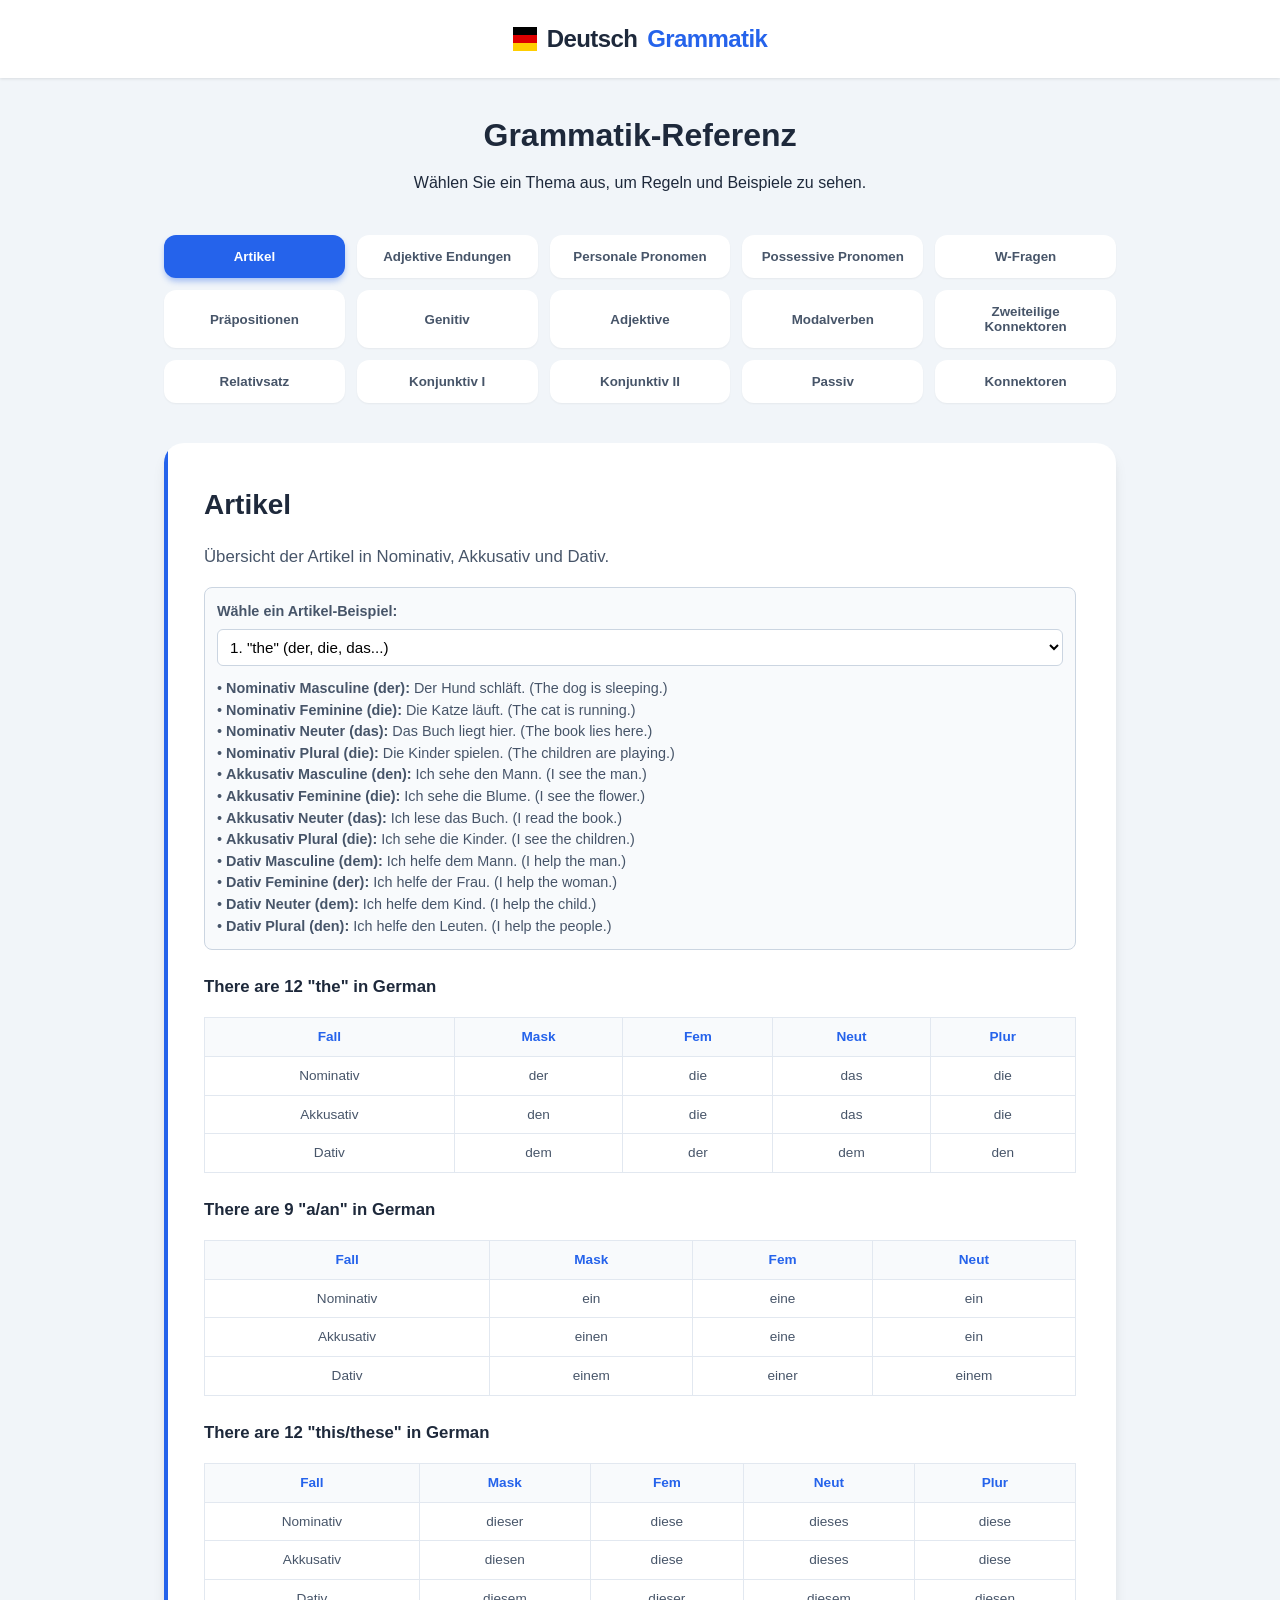
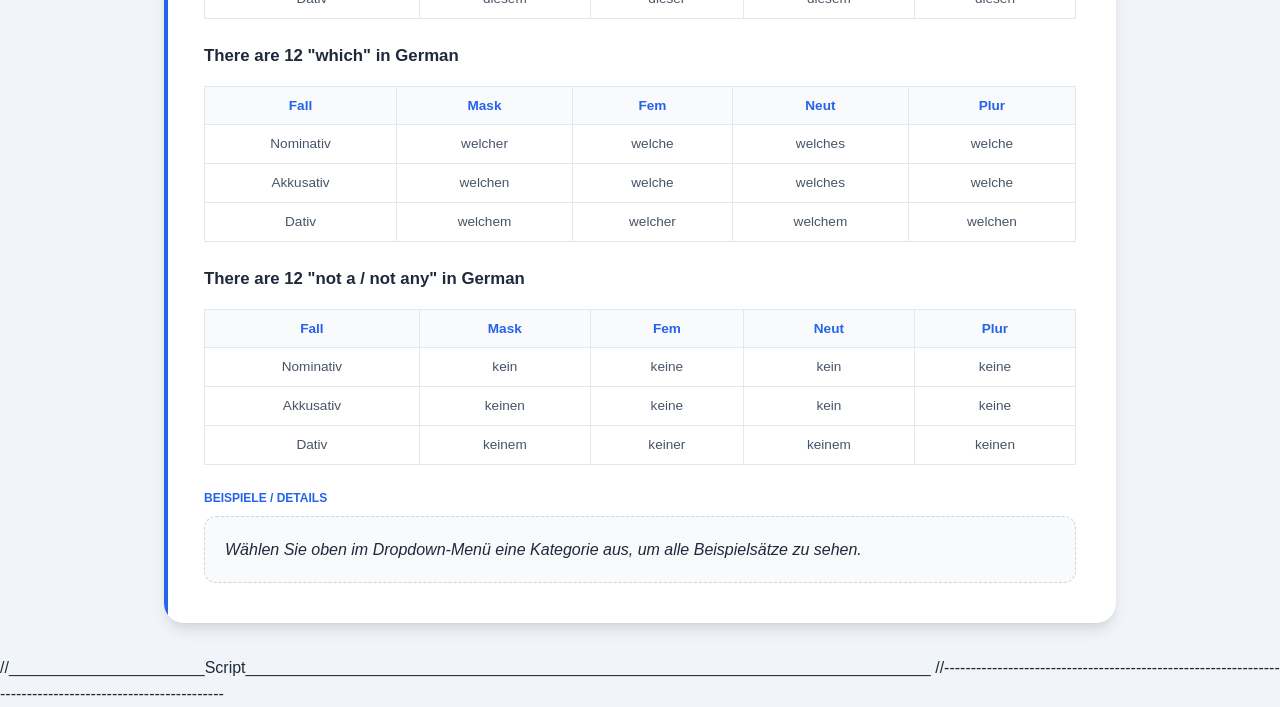
<file: resources.html>
<!DOCTYPE html>
<html lang="en">
<head>
    <meta charset="UTF-8">
    <meta name="viewport" content="width=device-width, initial-scale=1.0">
    <title>DeutschLernen | Grammar Reference</title>
    <style>
        :root {
            --primary: #2563eb;
            --primary-light: #dbeafe;
            --secondary: #475569;
            --bg: #f1f5f9;
            --surface: #ffffff;
            --text: #1e293b;
            --text-muted: #64748b;
            --accent: #ef4444;
            --card-shadow: 0 10px 15px -3px rgba(0, 0, 0, 0.1), 0 4px 6px -2px rgba(0, 0, 0, 0.05);
            --transition: all 0.2s cubic-bezier(0.4, 0, 0.2, 1);
        }

        * {
            box-sizing: border-box;
            margin: 0;
            padding: 0;
            font-family: 'Inter', -apple-system, BlinkMacSystemFont, "Segoe UI", Roboto, sans-serif;
        }

        body {
            background-color: var(--bg);
            color: var(--text);
            line-height: 1.6;
            min-height: 100vh;
        }

        .navbar {
            display: flex;
            justify-content: center;
            align-items: center;
            padding: 1.25rem;
            background: var(--surface);
            box-shadow: 0 1px 3px rgba(0,0,0,0.1);
            position: sticky;
            top: 0;
            z-index: 100;
        }

        .logo {
            font-size: 1.5rem;
            font-weight: 800;
            letter-spacing: -0.025em;
            display: flex;
            align-items: center;
            gap: 10px;
        }

        .logo span { color: var(--primary); }

        .container {
            max-width: 1000px;
            margin: 2rem auto;
            padding: 0 1.5rem;
        }

        .header-section {
            text-align: center;
            margin-bottom: 2.5rem;
        }

        .header-section h2 {
            font-size: 2rem;
            font-weight: 700;
            margin-bottom: 0.5rem;
        }

        .tile-container {
            display: grid;
            grid-template-columns: repeat(auto-fill, minmax(160px, 1fr));
            gap: 12px;
            margin-bottom: 2.5rem;
        }

        .tile {
            background: var(--surface);
            border: 2px solid transparent;
            color: var(--secondary);
            padding: 12px 16px;
            border-radius: 12px;
            cursor: pointer;
            font-weight: 600;
            transition: var(--transition);
            box-shadow: 0 1px 2px rgba(0,0,0,0.05);
            text-align: center;
        }

        .tile:hover {
            background: var(--primary-light);
            color: var(--primary);
        }

        .tile.active {
            background: var(--primary);
            color: white;
            box-shadow: 0 4px 6px -1px rgba(37, 99, 235, 0.4);
        }

        .display-box {
            background: var(--surface);
            padding: 2.5rem;
            border-radius: 20px;
            box-shadow: var(--card-shadow);
            min-height: 300px;
            position: relative;
            overflow: hidden;
            animation: slideUp 0.4s ease-out;
        }

        .display-box::before {
            content: '';
            position: absolute;
            top: 0; left: 0; width: 4px; height: 100%;
            background: var(--primary);
        }

        #g-title { font-size: 1.75rem; margin-bottom: 1rem; font-weight: 700; }
        #g-desc { font-size: 1.05rem; color: var(--secondary); margin-bottom: 1.5rem; }

        .grammar-table {
            width: 100%;
            border-collapse: collapse;
            margin: 1rem 0;
            font-size: 0.85rem;
        }
        .grammar-table th, .grammar-table td {
            border: 1px solid #e2e8f0;
            padding: 8px 10px;
            text-align: center;
        }
        .grammar-table th {
            background-color: #f8fafc;
            color: var(--primary);
        }
        .table-wrapper {
            max-height: 600px;
            overflow-y: auto;
            border: 1px solid #e2e8f0;
            border-radius: 8px;
            margin: 1rem 0;
        }
        .important-note {
            background: #fffbeb;
            border-left: 4px solid #f59e0b;
            padding: 1rem;
            margin: 1rem 0;
            font-size: 0.95rem;
        }

        .example-label {
            display: block;
            text-transform: uppercase;
            font-size: 0.75rem;
            font-weight: 700;
            color: var(--primary);
            margin-bottom: 0.5rem;
        }

        .example-box {
            padding: 1.25rem;
            border-radius: 12px;
            background: #f8fafc;
            border: 1px dashed #cbd5e1;
            font-style: italic;
        }

        h4 { margin-top: 1.5rem; color: var(--text); }

        @keyframes slideUp {
            from { opacity: 0; transform: translateY(20px); }
            to { opacity: 1; transform: translateY(0); }
        }

        @media (max-width: 640px) {
            .tile-container { grid-template-columns: repeat(2, 1fr); }
            .display-box { padding: 1.5rem; }
            .grammar-table { font-size: 0.75rem; }
        }
    </style>
</head>
<body>

    <nav class="navbar">
        <div class="logo">
            <svg width="24" height="24" viewBox="0 0 24 24" fill="none" xmlns="http://www.w3.org/2000/svg">
                <rect width="24" height="8" fill="black"/>
                <rect y="8" width="24" height="8" fill="#DD0000"/>
                <rect y="16" width="24" height="8" fill="#FFCE00"/>
            </svg>
            Deutsch<span>Grammatik</span>
        </div>
    </nav>

    <div class="container">
        <header class="header-section">
            <h2>Grammatik-Referenz</h2>
            <p>Wählen Sie ein Thema aus, um Regeln und Beispiele zu sehen.</p>
        </header>
        
        <section id="grammar">
            <div id="grammar-tiles" class="tile-container"></div>
            
            <div id="grammar-display" class="display-box">
                <h3 id="g-title">Laden...</h3>
                <div id="g-desc">Wähle ein Thema aus.</div>
                <span class="example-label">Beispiele / Details</span>
                <div id="g-ex" class="example-box">Wird geladen...</div>
            </div>
        </section>
    </div>
//______________________Script_____________________________________________________________________________
//---------------------------------------------------------------------------------------------------------
    <script>
        const grammarData = [
             {
    title: "Artikel",
    desc: `
        <p>Übersicht der Artikel in Nominativ, Akkusativ und Dativ.</p>
        
        <!-- Dropdown Example Selector -->
        <div style="margin: 1rem 0 1.5rem 0; padding: 12px; background: #f8fafc; border-radius: 8px; border: 1px solid #cbd5e1;">
            <label for="article-example-select" style="font-weight: 600; font-size: 0.9rem; display: block; margin-bottom: 6px;">Wähle ein Artikel-Beispiel:</label>
            <select id="article-example-select" onchange="updateArticleExample(this.value)" style="width: 100%; padding: 8px; border-radius: 6px; border: 1px solid #cbd5e1; font-size: 0.95rem; outline: none; background: white;">
                <option value="def">1. "the" (der, die, das...)</option>
                <option value="indef">2. "a/an" (ein, eine...)</option>
                <option value="dem">3. "this/these" (dieser, diese, dieses...)</option>
                <option value="rel">4. "which" (welcher, welche, welches...)</option>
                <option value="neg">5. "not a / not any" (kein, keine...)</option>
            </select>
            <div id="article-example-display" style="margin-top: 12px; font-style: normal; color: var(--secondary); font-size: 0.9rem; line-height: 1.5;">
                • <strong>Nominativ Masculine (der):</strong> Der Hund schläft. (The dog is sleeping.)<br>
                • <strong>Nominativ Feminine (die):</strong> Die Katze läuft. (The cat is running.)<br>
                • <strong>Nominativ Neuter (das):</strong> Das Buch liegt hier. (The book lies here.)<br>
                • <strong>Nominativ Plural (die):</strong> Die Kinder spielen. (The children are playing.)<br>
                • <strong>Akkusativ Masculine (den):</strong> Ich sehe den Mann. (I see the man.)<br>
                • <strong>Akkusativ Feminine (die):</strong> Ich sehe die Blume. (I see the flower.)<br>
                • <strong>Akkusativ Neuter (das):</strong> Ich lese das Buch. (I read the book.)<br>
                • <strong>Akkusativ Plural (die):</strong> Ich sehe die Kinder. (I see the children.)<br>
                • <strong>Dativ Masculine (dem):</strong> Ich helfe dem Mann. (I help the man.)<br>
                • <strong>Dativ Feminine (der):</strong> Ich helfe der Frau. (I help the woman.)<br>
                • <strong>Dativ Neuter (dem):</strong> Ich helfe dem Kind. (I help the child.)<br>
                • <strong>Dativ Plural (den):</strong> Ich helfe den Leuten. (I help the people.)
            </div>
        </div>

        <h4>There are 12 "the" in German</h4>
        <table class="grammar-table">
            <thead><tr><th>Fall</th><th>Mask</th><th>Fem</th><th>Neut</th><th>Plur</th></tr></thead>
            <tbody>
                <tr><td>Nominativ</td><td>der</td><td>die</td><td>das</td><td>die</td></tr>
                <tr><td>Akkusativ</td><td>den</td><td>die</td><td>das</td><td>die</td></tr>
                <tr><td>Dativ</td><td>dem</td><td>der</td><td>dem</td><td>den</td></tr>
            </tbody>
        </table>

        <h4>There are 9 "a/an" in German</h4>
        <table class="grammar-table">
            <thead><tr><th>Fall</th><th>Mask</th><th>Fem</th><th>Neut</th></tr></thead>
            <tbody>
                <tr><td>Nominativ</td><td>ein</td><td>eine</td><td>ein</td></tr>
                <tr><td>Akkusativ</td><td>einen</td><td>eine</td><td>ein</td></tr>
                <tr><td>Dativ</td><td>einem</td><td>einer</td><td>einem</td></tr>
            </tbody>
        </table>

        <h4>There are 12 "this/these" in German</h4>
        <table class="grammar-table">
            <thead><tr><th>Fall</th><th>Mask</th><th>Fem</th><th>Neut</th><th>Plur</th></tr></thead>
            <tbody>
                <tr><td>Nominativ</td><td>dieser</td><td>diese</td><td>dieses</td><td>diese</td></tr>
                <tr><td>Akkusativ</td><td>diesen</td><td>diese</td><td>dieses</td><td>diese</td></tr>
                <tr><td>Dativ</td><td>diesem</td><td>dieser</td><td>diesem</td><td>diesen</td></tr>
            </tbody>
        </table>

        <h4>There are 12 "which" in German</h4>
        <table class="grammar-table">
            <thead><tr><th>Fall</th><th>Mask</th><th>Fem</th><th>Neut</th><th>Plur</th></tr></thead>
            <tbody>
                <tr><td>Nominativ</td><td>welcher</td><td>welche</td><td>welches</td><td>welche</td></tr>
                <tr><td>Akkusativ</td><td>welchen</td><td>welche</td><td>welches</td><td>welche</td></tr>
                <tr><td>Dativ</td><td>welchem</td><td>welcher</td><td>welchem</td><td>welchen</td></tr>
            </tbody>
        </table>

        <h4>There are 12 "not a / not any" in German</h4>
        <table class="grammar-table">
            <thead><tr><th>Fall</th><th>Mask</th><th>Fem</th><th>Neut</th><th>Plur</th></tr></thead>
            <tbody>
                <tr><td>Nominativ</td><td>kein</td><td>keine</td><td>kein</td><td>keine</td></tr>
                <tr><td>Akkusativ</td><td>keinen</td><td>keine</td><td>kein</td><td>keine</td></tr>
                <tr><td>Dativ</td><td>keinem</td><td>keiner</td><td>keinem</td><td>keinen</td></tr>
            </tbody>
        </table>
    `,
    ex: "Wählen Sie oben im Dropdown-Menü eine Kategorie aus, um alle Beispielsätze zu sehen."
},


//---------------------------------------------------------------------------------------------------------
             
            {
    title: "Adjektive Endungen",
    desc: `
        <p>Adjectives require an ending whenever they are followed by a noun. If no noun follows, there is no ending.</p>
        
        <!-- Dropdown Example Selector -->
        <div style="margin: 1rem 0 1.5rem 0; padding: 12px; background: #f8fafc; border-radius: 8px; border: 1px solid #cbd5e1;">
            <label for="adj-example-select" style="font-weight: 600; font-size: 0.9rem; display: block; margin-bottom: 6px;">Wähle eine Adjektiv-Deklination:</label>
            <select id="adj-example-select" onchange="updateAdjExample(this.value)" style="width: 100%; padding: 8px; border-radius: 6px; border: 1px solid #cbd5e1; font-size: 0.95rem; outline: none; background: white;">
                <option value="def">1. Mit dem bestimmten Artikel (der/die/das...)</option>
                <option value="indef">2. Mit dem unbestimmten Artikel (ein/kein...)</option>
                <option value="none">3. Ohne Artikel</option>
            </select>
            <div id="adj-example-display" style="margin-top: 12px; font-style: normal; color: var(--secondary); font-size: 0.9rem; line-height: 1.5;">
                • <strong>Nominativ Masculine (-e):</strong> Der große Hund schläft.<br>
                • <strong>Nominativ Feminine (-e):</strong> Die schöne Katze läuft.<br>
                • <strong>Nominativ Neuter (-e):</strong> Das neue Buch liegt hier.<br>
                • <strong>Nominativ Plural (-en):</strong> Die großen Kinder spielen.<br>
                • <strong>Akkusativ Masculine (-en):</strong> Ich sehe den großen Mann.<br>
                • <strong>Akkusativ Feminine (-e):</strong> Ich sehe die schöne Blume.<br>
                • <strong>Akkusativ Neuter (-e):</strong> Ich lese das neue Buch.<br>
                • <strong>Akkusativ Plural (-en):</strong> Ich sehe die großen Kinder.<br>
                • <strong>Dativ Masculine (-en):</strong> Ich helfe dem netten Mann.<br>
                • <strong>Dativ Feminine (-en):</strong> Ich helfe der netten Frau.<br>
                • <strong>Dativ Neuter (-en):</strong> Ich helfe dem netten Kind.<br>
                • <strong>Dativ Plural (-en):</strong> Ich helfe den netten Leuten.
            </div>
        </div>

        <h4>1. Mit dem bestimmten Artikel (der/die/das/dieser...)</h4>
        <table class="grammar-table">
            <thead><tr><th>Fall</th><th>Mask</th><th>Fem</th><th>Neut</th><th>Plur</th></tr></thead>
            <tbody>
                <tr><td>Nom</td><td>-e</td><td>-e</td><td>-e</td><td>-en</td></tr>
                <tr><td>Akk</td><td>-en</td><td>-e</td><td>-e</td><td>-en</td></tr>
                <tr><td>Dat</td><td>-en</td><td>-en</td><td>-en</td><td>-en</td></tr>
                <tr><td>Gen</td><td>-en</td><td>-en</td><td>-en</td><td>-en</td></tr>
            </tbody>
        </table>

        <h4>2. Mit dem unbestimmten Artikel (ein/kein/mein...)</h4>
        <table class="grammar-table">
            <thead><tr><th>Fall</th><th>Mask</th><th>Fem</th><th>Neut</th><th>Plur</th></tr></thead>
            <tbody>
                <tr><td>Nom</td><td>-er</td><td>-e</td><td>-es</td><td>-en</td></tr>
                <tr><td>Akk</td><td>-en</td><td>-e</td><td>-es</td><td>-en</td></tr>
                <tr><td>Dat</td><td>-en</td><td>-en</td><td>-en</td><td>-en</td></tr>
                <tr><td>Gen</td><td>-en</td><td>-en</td><td>-en</td><td>-en</td></tr>
            </tbody>
        </table>

        <h4>3. Ohne Artikel</h4>
        <table class="grammar-table">
            <thead><tr><th>Fall</th><th>Mask</th><th>Fem</th><th>Neut</th><th>Plur</th></tr></thead>
            <tbody>
                <tr><td>Nom</td><td>-er</td><td>-e</td><td>-es</td><td>-e</td></tr>
                <tr><td>Akk</td><td>-en</td><td>-e</td><td>-es</td><td>-e</td></tr>
                <tr><td>Dat</td><td>-em</td><td>-er</td><td>-em</td><td>-en</td></tr>
                <tr><td>Gen</td><td>-en</td><td>-er</td><td>-en</td><td>-er</td></tr>
            </tbody>
        </table>
    `,
    ex: "Wählen Sie oben im Dropdown-Menü eine Deklinationsart aus, um die Beispielsätze zu sehen."
},
          
//---------------------------------------------------------------------------------------------------------
            {
    title: "Personale Pronomen",
    desc: `
        <h4>Personal Pronouns</h4>
        
        <!-- Dropdown Example Selector -->
        <div style="margin: 1rem 0 1.5rem 0; padding: 12px; background: #f8fafc; border-radius: 8px; border: 1px solid #cbd5e1;">
            <label for="pers-example-select" style="font-weight: 600; font-size: 0.9rem; display: block; margin-bottom: 6px;">Wähle einen Kasus (Fall):</label>
            <select id="pers-example-select" onchange="updatePersExample(this.value)" style="width: 100%; padding: 8px; border-radius: 6px; border: 1px solid #cbd5e1; font-size: 0.95rem; outline: none; background: white;">
                <option value="nom">1. Nominativ (Wer-Fall)</option>
                <option value="akk">2. Akkusativ (Wen-Fall)</option>
                <option value="dat">3. Dativ (Wem-Fall)</option>
            </select>
            <div id="pers-example-display" style="margin-top: 12px; font-style: normal; color: var(--secondary); font-size: 0.9rem; line-height: 1.5;">
                • <strong>ich:</strong> Ich lerne Deutsch.<br>
                • <strong>du:</strong> Du spielst Gitarre.<br>
                • <strong>er:</strong> Er arbeitet viel.<br>
                • <strong>es:</strong> Es regnet heute.<br>
                • <strong>sie (singular):</strong> Sie liest ein Buch.<br>
                • <strong>Sie (formal):</strong> Sie sprechen gut Deutsch.<br>
                • <strong>wir:</strong> Wir gehen nach Hause.<br>
                • <strong>ihr:</strong> Ihr kocht das Abendessen.<br>
                • <strong>sie (plural):</strong> Sie kommen aus Dortmund.<br>
                • <strong>ich (Zusatz):</strong> Ich trinke einen Kaffee.<br>
                • <strong>du (Zusatz):</strong> Du hast recht.<br>
                • <strong>wir (Zusatz):</strong> Wir helfen dir gerne.
            </div>
        </div>

        <table class="grammar-table">
            <thead>
                <tr>
                    <th>Nominativ</th>
                    <th>Akkusativ</th>
                    <th>Dativ</th>
                </tr>
            </thead>
            <tbody>
                <tr><td>ich (I)</td><td>mich (me)</td><td>mir (me)</td></tr>
                <tr><td>du (you informal)</td><td>dich (you informal)</td><td>dir (you informal)</td></tr>
                <tr><td>er (he)</td><td>ihn (him)</td><td>ihm (him)</td></tr>
                <tr><td>es (it)</td><td>es (it)</td><td>ihm (it)</td></tr>
                <tr><td>sie (she)</td><td>sie (her)</td><td>ihr (her)</td></tr>
                <tr><td>Sie (you formal)</td><td>Sie (you formal)</td><td>Ihnen (you formal)</td></tr>
                <tr><td>sie (they)</td><td>sie (them)</td><td>ihnen (them)</td></tr>
                <tr><td>wir (we)</td><td>uns (us)</td><td>uns (us)</td></tr>
                <tr><td>ihr (you all)</td><td>euch (you all)</td><td>euch (you all)</td></tr>
            </tbody>
        </table>
    `,
    ex: "<strong>Ich</strong> gebe <strong>ihm</strong> das Buch."
},
//---------------------------------------------------------------------------------------------------------
           {
    title: "Possessive Pronomen",
    desc: `
        <h4>Possessive Pronouns</h4>
        <p><strong>Rule:</strong> Possessive pronouns have endings that are exactly the same as the <em>ein/kein</em> chart.</p>
        
        <!-- Dropdown Example Selector -->
        <div style="margin: 1rem 0 1.5rem 0; padding: 12px; background: #f8fafc; border-radius: 8px; border: 1px solid #cbd5e1;">
            <label for="poss-example-select" style="font-weight: 600; font-size: 0.9rem; display: block; margin-bottom: 6px;">Wähle ein Possessivpronomen:</label>
            <select id="poss-example-select" onchange="updatePossExample(this.value)" style="width: 100%; padding: 8px; border-radius: 6px; border: 1px solid #cbd5e1; font-size: 0.95rem; outline: none; background: white;">
                <option value="mein">1. mein (my)</option>
                <option value="dein">2. dein (your - informal)</option>
                <option value="sein">3. sein (his / its)</option>
                <option value="ihr">4. ihr (her / their)</option>
                <option value="Ihr">5. Ihr (your - formal)</option>
                <option value="unser">6. unser (our)</option>
                <option value="euer">7. euer (your - plural)</option>
            </select>
            <div id="poss-example-display" style="margin-top: 12px; font-style: normal; color: var(--secondary); font-size: 0.9rem; line-height: 1.5;">
                • <strong>Nominativ Maskulin:</strong> Das ist mein Hund.<br>
                • <strong>Nominativ Feminin:</strong> Das ist meine Katze.<br>
                • <strong>Nominativ Neutrum:</strong> Das ist mein Buch.<br>
                • <strong>Nominativ Plural:</strong> Das sind meine Bücher.<br>
                • <strong>Akkusativ Maskulin:</strong> Ich sehe meinen Hund.<br>
                • <strong>Akkusativ Feminin:</strong> Ich sehe meine Katze.<br>
                • <strong>Akkusativ Neutrum:</strong> Ich habe mein Buch.<br>
                • <strong>Akkusativ Plural:</strong> Ich sehe meine Bücher.<br>
                • <strong>Dativ Maskulin:</strong> Ich helfe meinem Mann.<br>
                • <strong>Dativ Feminin:</strong> Ich helfe meiner Frau.<br>
                • <strong>Dativ Neutrum:</strong> Ich helfe meinem Kind.<br>
                • <strong>Dativ Plural:</strong> Ich helfe meinen Freunden.
            </div>
        </div>

        <ul>
            <li><strong>mein</strong> – my</li>
            <li><strong>dein</strong> – your (informal)</li>
            <li><strong>sein</strong> – his / its</li>
            <li><strong>ihr</strong> – her / their</li>
            <li><strong>Ihr</strong> – your (formal)</li>
            <li><strong>unser</strong> – our</li>
            <li><strong>euer</strong> – your (plural)</li>
        </ul>

        <h4>mein (my)</h4>
        <table class="grammar-table">
            <thead><tr><th>Fall</th><th>Mask</th><th>Fem</th><th>Neut</th><th>Plural</th></tr></thead>
            <tbody>
                <tr><td>Nominativ</td><td>mein</td><td>meine</td><td>mein</td><td>meine</td></tr>
                <tr><td>Akkusativ</td><td>meinen</td><td>meine</td><td>mein</td><td>meine</td></tr>
                <tr><td>Dativ</td><td>meinem</td><td>meiner</td><td>meinem</td><td>meinen</td></tr>
            </tbody>
        </table>

        <h4>dein (your - informal)</h4>
        <table class="grammar-table">
            <thead><tr><th>Fall</th><th>Mask</th><th>Fem</th><th>Neut</th><th>Plural</th></tr></thead>
            <tbody>
                <tr><td>Nominativ</td><td>dein</td><td>deine</td><td>dein</td><td>deine</td></tr>
                <tr><td>Akkusativ</td><td>deinen</td><td>deine</td><td>dein</td><td>deine</td></tr>
                <tr><td>Dativ</td><td>deinem</td><td>deiner</td><td>deinem</td><td>deinen</td></tr>
            </tbody>
        </table>

        <h4>sein (his / its)</h4>
        <table class="grammar-table">
            <thead><tr><th>Fall</th><th>Mask</th><th>Fem</th><th>Neut</th><th>Plural</th></tr></thead>
            <tbody>
                <tr><td>Nominativ</td><td>sein</td><td>seine</td><td>sein</td><td>seine</td></tr>
                <tr><td>Akkusativ</td><td>seinen</td><td>seine</td><td>sein</td><td>seine</td></tr>
                <tr><td>Dativ</td><td>seinem</td><td>seiner</td><td>seinem</td><td>seinen</td></tr>
            </tbody>
        </table>

        <h4>ihr (her / their)</h4>
        <table class="grammar-table">
            <thead><tr><th>Fall</th><th>Mask</th><th>Fem</th><th>Neut</th><th>Plural</th></tr></thead>
            <tbody>
                <tr><td>Nominativ</td><td>ihr</td><td>ihre</td><td>ihr</td><td>ihre</td></tr>
                <tr><td>Akkusativ</td><td>ihren</td><td>ihre</td><td>ihr</td><td>ihre</td></tr>
                <tr><td>Dativ</td><td>ihrem</td><td>ihrer</td><td>ihrem</td><td>ihren</td></tr>
            </tbody>
        </table>

        <h4>Ihr (your - formal)</h4>
        <table class="grammar-table">
            <thead><tr><th>Fall</th><th>Mask</th><th>Fem</th><th>Neut</th><th>Plural</th></tr></thead>
            <tbody>
                <tr><td>Nominativ</td><td>Ihr</td><td>Ihre</td><td>Ihr</td><td>Ihre</td></tr>
                <tr><td>Akkusativ</td><td>Ihren</td><td>Ihre</td><td>Ihr</td><td>Ihre</td></tr>
                <tr><td>Dativ</td><td>Ihrem</td><td>Ihrer</td><td>Ihrem</td><td>Ihren</td></tr>
            </tbody>
        </table>

        <h4>unser (our)</h4>
        <table class="grammar-table">
            <thead><tr><th>Fall</th><th>Mask</th><th>Fem</th><th>Neut</th><th>Plural</th></tr></thead>
            <tbody>
                <tr><td>Nominativ</td><td>unser</td><td>unsere</td><td>unser</td><td>unsere</td></tr>
                <tr><td>Akkusativ</td><td>unseren</td><td>unsere</td><td>unser</td><td>unsere</td></tr>
                <tr><td>Dativ</td><td>unserem</td><td>unserer</td><td>unserem</td><td>unseren</td></tr>
            </tbody>
        </table>

        <h4>euer (your - plural)</h4>
        <table class="grammar-table">
            <thead><tr><th>Fall</th><th>Mask</th><th>Fem</th><th>Neut</th><th>Plural</th></tr></thead>
            <tbody>
                <tr><td>Nominativ</td><td>euer</td><td>eure</td><td>euer</td><td>eure</td></tr>
                <tr><td>Akkusativ</td><td>euren</td><td>eure</td><td>euer</td><td>eure</td></tr>
                <tr><td>Dativ</td><td>eurem</td><td>eurer</td><td>eurem</td><td>euren</td></tr>
            </tbody>
        </table>
    `,
    ex: "Das ist <strong>mein</strong> Hund. Ich sehe <strong>deinen</strong> Bruder."
},
//---------------------------------------------------------------------------------------------------------
            
            {
                title: "W-Fragen",
                desc: `
                    <h4>Question Words</h4>
                    <table class="grammar-table">
                        <thead><tr><th>German</th><th>English</th></tr></thead>
                        <tbody>
                            <tr><td>was</td><td>what</td></tr>
                            <tr><td>wann</td><td>when</td></tr>
                            <tr><td>wie</td><td>how</td></tr>
                            <tr><td>wer</td><td>who</td></tr>
                            <tr><td>warum</td><td>why</td></tr>
                            <tr><td>wo</td><td>where</td></tr>
                            <tr><td>woher</td><td>from where</td></tr>
                            <tr><td>wohin</td><td>to where</td></tr>
                            <tr><td>welche</td><td>which</td></tr>
                            <tr><td>Wie viel</td><td>how much</td></tr>
                            <tr><td>Wie viele</td><td>how many</td></tr>
                            <tr><td>Was für</td><td>what kind of / what type of</td></tr>
                            <tr><td>Wessen</td><td>whose</td></tr>
                            <tr><td>Wieso</td><td>how come</td></tr>
                            <tr><td>Wie oft</td><td>how often</td></tr>
                            <tr><td>Wie weit</td><td>how far</td></tr>
                            <tr><td>Wie lange</td><td>for how long</td></tr>
                            <tr><td>Um wie viel Uhr</td><td>at what time</td></tr>
                        </tbody>
                    </table>

                    <h4>5 besondere W-Fragen (Special Question Words)</h4>
                    <p>With the following 5 questions, we can add a noun at the 1st position:</p>
                    <ul>
                        <li><strong>Wie viel</strong> + Noun</li>
                        <li><strong>Wie viele</strong> + Noun</li>
                        <li><strong>Was für</strong> + Noun</li>
                        <li><strong>Welche</strong> + Noun</li>
                        <li><strong>Wessen</strong> + Noun</li>
                    </ul>

                    <h4>Zum Beispiel (Examples):</h4>
                    <ul>
                        <li>Wie viel Geld verdient er?</li>
                        <li>Wie viele Freunde hast du?</li>
                        <li>Was für ein Auto kaufst du?</li>
                        <li>Welche Pizza bestellen wir?</li>
                        <li>Wessen Kuli ist das?</li>
                    </ul>
                `,
                ex: "<strong>Woher</strong> kommst du? <strong>Wie viele</strong> Freunde hast du?"
            },
//---------------------------------------------------------------------------------------------------------
           {
    title: "Präpositionen",
    desc: `
        <h4>Präpositionen und Fälle</h4>
        
        <!-- Dropdown Example Selector -->
        <div style="margin: 1rem 0 1.5rem 0; padding: 12px; background: #f8fafc; border-radius: 8px; border: 1px solid #cbd5e1;">
            <label for="prep-example-select" style="font-weight: 600; font-size: 0.9rem; display: block; margin-bottom: 6px;">Wähle eine Präpositionen-Gruppe:</label>
            <select id="prep-example-select" onchange="updatePrepExample(this.value)" style="width: 100%; padding: 8px; border-radius: 6px; border: 1px solid #cbd5e1; font-size: 0.95rem; outline: none; background: white;">
                <option value="akk">1. Akkusative Präpositionen (für, durch, ohne...)</option>
                <option value="dat">2. Dative Präpositionen (mit, nach, seit...)</option>
                <option value="wechsel">3. Wechselpräpositionen (in, auf, über...)</option>
                <option value="gen">4. Genitive Präpositionen (wegen, während, trotz...)</option>
            </select>
            <div id="prep-example-display" style="margin-top: 12px; font-style: normal; color: var(--secondary); font-size: 0.9rem; line-height: 1.6;">
                • <strong>für:</strong> Wir kämpfen gemeinsam <em>für</em> eine gerechtere Gesellschaft, obwohl der Weg dorthin steinig ist.<br>
                • <strong>durch:</strong> <em>Durch</em> seine zielstrebige und harte Arbeit hat er die anspruchsvolle Prüfung mit Bravour bestanden.<br>
                • <strong>ohne:</strong> Man kann heutzutage kaum noch erfolgreich sein, <em>ohne</em> dass man sich kontinuierlich weiterbildet.<br>
                • <strong>gegen:</strong> Die Demonstranten protestierten lautstark <em>gegen</em> die geplante Erhöhung der Studiengebühren.<br>
                • <strong>um:</strong> Die Erde bewegt sich fortlaufend <em>um</em> die Sonne, während sie gleichzeitig um ihre eigene Achse rotiert.
            </div>
        </div>

        <h4>Akkusative Präpositionen (Accusative)</h4>
        <ul>
            <li><strong>für</strong> – for</li>
            <li><strong>bis</strong> – till / until</li>
            <li><strong>durch</strong> – through</li>
            <li><strong>gegen</strong> – against</li>
            <li><strong>um</strong> – around</li>
            <li><strong>ohne</strong> – without</li>
            <li><strong>entlang</strong> – alongside</li>
        </ul>

        <h4>Dative Präpositionen (Dative)</h4>
        <ul>
            <li><strong>mit</strong> – with</li>
            <li><strong>von</strong> – of / from / by</li>
            <li><strong>seit</strong> – since</li>
            <li><strong>zu</strong> – to</li>
            <li><strong>nach</strong> – after</li>
            <li><strong>aus</strong> – from / made of</li>
            <li><strong>bei</strong> – at / in case of</li>
            <li><strong>gegenüber</strong> – on the opposite side of</li>
            <li><strong>außer</strong> – except / other than</li>
        </ul>

        <h4>Wechsel Präpositionen (Changing / Two-Way)</h4>
        <ul>
            <li><strong>über</strong> – above / over / about</li>
            <li><strong>auf</strong> – on</li>
            <li><strong>in</strong> – in / inside</li>
            <li><strong>zwischen</strong> – between</li>
            <li><strong>unter</strong> – under</li>
            <li><strong>vor</strong> – in front of / before</li>
            <li><strong>hinter</strong> – behind</li>
            <li><strong>an</strong> – next to / adjacent to / parallel to</li>
            <li><strong>neben</strong> – near</li>
        </ul>

        <h4>Genitive Präpositionen (Genitive)</h4>
        <ul>
            <li><strong>wegen</strong> – because of</li>
            <li><strong>während</strong> – during</li>
            <li><strong>statt</strong> – instead of</li>
            <li><strong>trotz</strong> – in spite of</li>
            <li><strong>außerhalb</strong> – outside of</li>
            <li><strong>innerhalb</strong> – inside of / within</li>
            <li><strong>diesseits</strong> – this side of</li>
            <li><strong>jenseits</strong> – that side of</li>
            <li><strong>beiderseits</strong> – on both sides of</li>
        </ul>
    `,
    ex: "Wählen Sie oben im Dropdown-Menü eine Gruppe aus, um komplexe Beispielsätze zu sehen."
},
        //---------------------------------------------------------------------------------------------------------
           {
    title: "Genitiv",
    desc: `
        <h4>Rule: Masculine and Neuter Nouns</h4>
        <p>When using the Genitive case with Masculine or Neuter nouns, add an extra <strong>+s</strong> or <strong>+es</strong> at the end of the noun:</p>
        <ul>
            <li><strong>+es</strong> if the noun has only ONE vowel</li>
            <li><strong>+s</strong> if the noun has MORE than one vowel</li>
        </ul>
        <p><em>Vowels: a, e, i, o, u, ä, ö, ü, ai, ei, eu, äu, ie, au</em></p>

        <!-- Dropdown Example Selector -->
        <div style="margin: 1.5rem 0 1.5rem 0; padding: 12px; background: #f8fafc; border-radius: 8px; border: 1px solid #cbd5e1;">
            <label for="gen-example-select" style="font-weight: 600; font-size: 0.9rem; display: block; margin-bottom: 6px;">Wähle eine Genitiv-Kategorie:</label>
            <select id="gen-example-select" onchange="updateGenExample(this.value)" style="width: 100%; padding: 8px; border-radius: 6px; border: 1px solid #cbd5e1; font-size: 0.95rem; outline: none; background: white;">
                <option value="rules">1. Maskulin & Neutrum Nomen-Endungen (+s / +es)</option>
                <option value="possession">2. Besitz & Zugehörigkeit (Possession)</option>
                <option value="part">3. Teil eines Ganzen (Part of Something)</option>
            </select>
            <div id="gen-example-display" style="margin-top: 12px; font-style: normal; color: var(--secondary); font-size: 0.9rem; line-height: 1.6;">
                • <strong>+es (1 Vokal):</strong> Das Angebot <em>des Tages</em> gilt nur für registrierte Kunden, die sich im System angemeldet haben.<br>
                • <strong>+s (mehrere Vokale):</strong> Die präzise Analyse <em>des Marktes</em> erfordert fundierte Kenntnisse im Bereich der Wirtschaftsinformatik.<br>
                • <strong>Komplexes Beispiel:</strong> Infolge <em>des plötzlichen Temperatursturzes</em> mussten alle Freiluftveranstaltungen kurzfristig abgesagt werden.
            </div>
        </div>

        <h4>Beispiele (Examples)</h4>
        <ol>
            <li><strong>Das Angebot des Tages</strong> (The offer of the day)<br>
            <em>"Tag" has 1 vowel (a) &rarr; add +es</em></li>
            <li><strong>Der Name meiner Mutter ist Rita.</strong> (My mother's name is Rita.)<br>
            <em>Note: We do not use apostrophes for possession in German.</em></li>
            <li><strong>Die Gestalt der Erde ist rund.</strong> (The shape of the earth is round.)</li>
            <li><strong>Der Sinn der Woche</strong> (The point of the week)</li>
        </ol>

        <h4>Genitive Functions</h4>
        <p><strong>1. Possession</strong></p>
        <ul>
            <li>Das Haus des Mannes (The man's house)</li>
            <li>Das Auto der Frau (The woman's car)</li>
        </ul>

        <p><strong>2. Part of Something</strong></p>
        <ul>
            <li>Die Kinder reicher Leute (Children of rich people)</li>
        </ul>

        <p><strong>Note:</strong> An article placed between two nouns almost always signals the Genitive case!</p>
    `,
    ex: "Wählen Sie oben im Dropdown-Menü eine Kategorie aus, um erweiterte Beispielsätze zu sehen."
},
    //---------------------------------------------------------------------------------------------------------
            {
                title: "Adjektive",
                desc: `<p>Komparativ und Superlativ Formen.</p>`,
                ex: "Hamburg ist <strong>größer als</strong> Wuppertal."
            },
//---------------------------------------------------------------------------------------------------------
            {
    title: "Modalverben",
    desc: `
        <h4>Bedeutung und Grammatikregel</h4>
        <p>All modal verbs are helping verbs. Whenever we use them, the main verb goes to the <strong>end</strong> of the sentence in its <strong>infinitive</strong> form.</p>
        
        <!-- Dropdown Example Selector -->
        <div style="margin: 1.5rem 0 1.5rem 0; padding: 12px; background: #f8fafc; border-radius: 8px; border: 1px solid #cbd5e1;">
            <label for="mod-example-select" style="font-weight: 600; font-size: 0.9rem; display: block; margin-bottom: 6px;">Wähle ein Modalverb / eine Zeitform:</label>
            <select id="mod-example-select" onchange="updateModExample(this.value)" style="width: 100%; padding: 8px; border-radius: 6px; border: 1px solid #cbd5e1; font-size: 0.95rem; outline: none; background: white;">
                <option value="praesens">1. Präsens (Gegenwart mit komplexen Sätzen)</option>
                <option value="praeteritum">2. Präteritum (Einfache Vergangenheit)</option>
                <option value="partizip">3. Partizip II (Perfekt mit Modalverben)</option>
                <option value="konjunktiv">4. Konjunktiv II (Höflichkeit & Irrealität)</option>
            </select>
            <div id="mod-example-display" style="margin-top: 12px; font-style: normal; color: var(--secondary); font-size: 0.9rem; line-height: 1.6;">
                • <strong>müssen:</strong> Um die anspruchsvolle Masterarbeit erfolgreich abzuschließen, <em>muss</em> er sich intensiv mit den theoretischen Grundlagen auseinandersetzen.<br>
                • <strong>können:</strong> Dank moderner Cloud-Architekturen <em>können</em> große Datenmengen in Echtzeit verarbeitet und analysiert werden.<br>
                • <strong>dürfen:</strong> Auf dem Werksgelände <em>darf</em> aus Sicherheitsgründen unter keinen Umständen geraucht werden.<br>
                • <strong>sollen:</strong> Der Projektbericht <em>soll</em> bis spätestens Freitagmittag vollständig fertiggestellt und eingereicht werden.<br>
                • <strong>wollen:</strong> Nach dem erfolgreichen Studienabschluss <em>will</em> sie unbedingt im Bereich der Business Intelligence arbeiten.
            </div>
        </div>

        <h4>Bedeutung (Meaning)</h4>
        <table class="grammar-table">
        <thead><tr><th>Verb</th><th>Meaning</th></tr></thead>
        <tbody>
        <tr><td>müssen</td><td>must / have to</td></tr>
        <tr><td>können</td><td>can / able to</td></tr>
        <tr><td>dürfen</td><td>allowed to</td></tr>
        <tr><td>sollen</td><td>should / supposed to</td></tr>
        <tr><td>wollen</td><td>want to</td></tr>
        <tr><td>mögen</td><td>like / like to</td></tr>
        <tr><td>möchten</td><td>would like to</td></tr>
        </tbody>
        </table> 
     
        <h4>Präsens (Present)</h4>
        <table class="grammar-table">
            <thead><tr><th>Person</th><th>müssen</th><th>können</th><th>dürfen</th><th>sollen</th><th>wollen</th><th>mögen</th><th>möchten</th></tr></thead>
            <tbody>
                <tr><td>ich</td><td>muss</td><td>kann</td><td>darf</td><td>soll</td><td>will</td><td>mag</td><td>möchte</td></tr>
                <tr><td>du</td><td>musst</td><td>kannst</td><td>darfst</td><td>sollst</td><td>willst</td><td>magst</td><td>möchtest</td></tr>
                <tr><td>er/sie/es/man</td><td>muss</td><td>kann</td><td>darf</td><td>soll</td><td>will</td><td>mag</td><td>möchte</td></tr>
                <tr><td>wir</td><td>müssen</td><td>können</td><td>dürfen</td><td>sollen</td><td>wollen</td><td>mögen</td><td>möchten</td></tr>
                <tr><td>ihr</td><td>müsst</td><td>könnt</td><td>dürft</td><td>sollt</td><td>wollt</td><td>mögt</td><td>möchtet</td></tr>
                <tr><td>sie/Sie</td><td>müssen</td><td>können</td><td>dürfen</td><td>sollen</td><td>wollen</td><td>mögen</td><td>möchten</td></tr>
            </tbody>
        </table>

        <table class="grammar-table">
  <thead>
    <tr>
      <th>Verb</th>
      <th>Preterite (<em>ich / er / sie / es</em>)</th>
      <th>Preterite Meaning</th>
    </tr>
  </thead>
  <tbody>
    <tr>
      <td><strong>müssen</strong></td>
      <td><strong>musste</strong></td>
      <td>had to</td>
    </tr>
    <tr>
      <td><strong>können</strong></td>
      <td><strong>konnte</strong></td>
      <td>could / was able to</td>
    </tr>
    <tr>
      <td><strong>dürfen</strong></td>
      <td><strong>durfte</strong></td>
      <td>was allowed to</td>
    </tr>
    <tr>
      <td><strong>sollen</strong></td>
      <td><strong>sollte</strong></td>
      <td>should have / was supposed to</td>
    </tr>
    <tr>
      <td><strong>wollen</strong></td>
      <td><strong>wollte</strong></td>
      <td>wanted to</td>
    </tr>
    <tr>
      <td><strong>mögen</strong></td>
      <td><strong>mochte</strong></td>
      <td>liked / liked to</td>
    </tr>
    <tr>
      <td><strong>möchten</strong></td>
      <td><em>(uses <strong>wollen</strong>)</em></td>
      <td><em>no own preterite — use <strong>wollte</strong> ("wanted to") or <strong>hätte gern</strong> ("would have liked")</em></td>
    </tr>
  </tbody>
</table>
        
        <h4>Präteritum (Simple Past)</h4>
        <table class="grammar-table">
            <thead><tr><th>Person</th><th>müssen</th><th>können</th><th>dürfen</th><th>sollen</th><th>wollen</th><th>mögen</th><th>möchten</th></tr></thead>
            <tbody>
                <tr><td>ich</td><td>musste</td><td>konnte</td><td>durfte</td><td>sollte</td><td>wollte</td><td>mochte</td><td>wollte</td></tr>
                <tr><td>du</td><td>musstest</td><td>konntest</td><td>durftest</td><td>solltest</td><td>wolltest</td><td>mochtest</td><td>wolltest</td></tr>
                <tr><td>er/sie/es/man</td><td>musste</td><td>konnte</td><td>durfte</td><td>sollte</td><td>wollte</td><td>mochte</td><td>wollte</td></tr>
                <tr><td>wir</td><td>mussten</td><td>konnten</td><td>durften</td><td>sollten</td><td>wollten</td><td>mochten</td><td>wollten</td></tr>
                <tr><td>ihr</td><td>musstet</td><td>konntet</td><td>durftet</td><td>solltet</td><td>wolltet</td><td>mochtet</td><td>wolltet</td></tr>
                <tr><td>sie/Sie</td><td>mussten</td><td>konnten</td><td>durften</td><td>sollten</td><td>wollten</td><td>mochten</td><td>wollten</td></tr>
            </tbody>
        </table>

        <h4>Partizip II & Konjunktiv II</h4>
        <table class="grammar-table">
            <thead><tr><th>Form</th><th>müssen</th><th>können</th><th>dürfen</th><th>sollen</th><th>wollen</th><th>mögen</th><th>möchten</th></tr></thead>
            <tbody>
                <tr><td>Past Participle</td><td>gemusst</td><td>gekonnt</td><td>gedurft</td><td>gesollt</td><td>gewollt</td><td>gemocht</td><td>gewollt</td></tr>
                <tr><td>Subjunctive II</td><td>müsste</td><td>könnte</td><td>dürfte</td><td>sollte</td><td>wollte</td><td>möchte</td><td>-</td></tr>
            </tbody>
        </table>
    `,
    ex: "Wählen Sie oben im Dropdown-Menü eine Kategorie aus, um erweiterte Beispielsätze zu sehen."
},
    //---------------------------------------------------------------------------------------------------------
            {
                title: "Zweiteilige Konnektoren",
                desc: `
                    <h4>Two-Part Connectors</h4>
                    <ul>
                        <li>
                            <strong>1. nicht nur... sondern auch</strong> (not only... but also)<br>
                            <em>Beispiel:</em> Nicht nur lerne ich Deutsch, sondern auch Französisch.
                        </li>
                        <br>
                        <li>
                            <strong>2. zwar... aber</strong> (although... but)<br>
                            <em>Beispiel:</em> Zwar habe ich Deutsch bis C1 gelernt, aber ich kann noch nicht fließend Deutsch sprechen.
                        </li>
                        <br>
                        <li>
                            <strong>3. entweder... oder</strong> (either... or)<br>
                            <em>Beispiel:</em> Sie können entweder heute oder morgen kommen.
            
                        </li>
                        <br>
                        <li>
                            <strong>4. weder... noch</strong> (neither... nor)<br>
                            <em>Beispiel:</em> Weder hat er mich telefoniert, noch hat er mir eine SMS geschickt.
                        </li>
                        <br>
                        <li>
                            <strong>5. sowohl... als auch</strong> (as well as)<br>
                            <em>Beispiel:</em> Er hat sowohl Deutsch als auch Französisch gelernt.
                        </li>
                        <br>
                        <li>
                            <strong>6. einerseits... andererseits</strong> (on the one hand... on the other hand)<br>
                            <em>Beispiel:</em> Einerseits ist sie sehr reich, andererseits hat sie kein Auto.
                        </li>
                        <br>
                        <li>
                            <strong>7. so... dass</strong> (so... that)<br>
                            <em>Beispiel:</em> Er hat mir das Thema so erklärt, dass ich es sofort verstanden habe.
                        </li>
                        <br>
                        <li>
                            <strong>8. je + Komparativ... desto / umso + Komparativ</strong> (the + comparative... the + comparative)<br>
                            <em>Beispiele:</em><br>
                            - Je gesünder wir essen, desto länger leben wir. (The healthier we eat, the longer we live.)<br>
                            - Je mehr versuche ich abzunehmen, desto dicker werde ich. (The more I try to lose weight, the fatter I get.)
                        </li>
                        <br>
                        <li>
                            <strong>9. so... wie</strong> (as... as)<br>
                            <em>Beispiele:</em><br>
                            - Komm so bald wie möglich! (Come as soon as possible!)<br>
                            - Er ist nicht so naiv, wie er vorgibt. (He is not as naive as he pretends to be.)
                        </li>
                    </ul>
                `,
                ex: "Er hat <strong>sowohl</strong> Deutsch <strong>als auch</strong> Französisch gelernt."
            },
    //---------------------------------------------------------------------------------------------------------
           {
    title: "Relativsatz",
    desc: `
        <h4>Relative Clauses & Pronouns</h4>
        <p>In German, when a connector refers to a noun in the previous sentence, we replace it with the article of that noun. The relative pronoun must match the gender and number of the noun it refers to, but its case (Fall) depends on its function in the relative clause.</p>

        <!-- Dropdown Example Selector -->
        <div style="margin: 1.5rem 0 1.5rem 0; padding: 12px; background: #f8fafc; border-radius: 8px; border: 1px solid #cbd5e1;">
            <label for="rel-example-select" style="font-weight: 600; font-size: 0.9rem; display: block; margin-bottom: 6px;">Wähle einen Kasus (Fall) für den Relativsatz:</label>
            <select id="rel-example-select" onchange="updateRelExample(this.value)" style="width: 100%; padding: 8px; border-radius: 6px; border: 1px solid #cbd5e1; font-size: 0.95rem; outline: none; background: white;">
                <option value="nom">1. Nominativ (der, die, das, die - Wer-Fall)</option>
                <option value="akk">2. Akkusativ (den, die, das, die - Wen-Fall)</option>
                <option value="dat">3. Dativ (dem, der, dem, denen - Wem-Fall)</option>
                <option value="gen">4. Genitiv (dessen, deren - Wessen / Besitz)</option>
            </select>
            <div id="rel-example-display" style="margin-top: 12px; font-style: normal; color: var(--secondary); font-size: 0.9rem; line-height: 1.6;">
                • <strong>Maskulin (der):</strong> Ich schätze den Kollegen sehr, <em>der</em> sich immer so zuverlässig um die gesamte Datenbank-Administration kümmert.<br>
                • <strong>Feminin (die):</strong> Die erfahrene Projektmanagerin, <em>die</em> das neue Software-Release koordiniert hat, wurde heute befördert.<br>
                • <strong>Neutrum (das):</strong> Das Unternehmen, <em>das</em> sich auf cloudbasierte Analysen spezialisiert hat, sucht derzeit neue Entwickler.<br>
                • <strong>Plural (die):</strong> Die Studierenden, <em>die</em> ihre Masterarbeiten im Bereich Wirtschaftsinformatik schreiben, arbeiten im Labor.
            </div>
        </div>
        <section class="grammar-section">
  <h3>Quick Way to Test the Case</h3>
  <p>Turn the relative clause into a mini-sentence using the noun itself to see what case it needs:</p>
  <ul>
    <li>
      <strong>Nominative (subject doing the action):</strong> 
      <em>Der Kollege hilft mir. Er kommt aus Berlin.</em> &rarr; 
      <em>Der Kollege, <strong>der</strong> aus Berlin kommt, hilft mir.</em> 
      (<em>Wer</em> comes from Berlin? The colleague &rarr; Nominative).
    </li>
    <li>
      <strong>Accusative (direct object receiving the action):</strong> 
      <em>Das Projekt ist wichtig. Ich leite es.</em> &rarr; 
      <em>Das Projekt, <strong>das</strong> ich leite, ist wichtig.</em> 
      (What do I lead? The project &rarr; Accusative).
    </li>
    <li>
      <strong>Dative (indirect object or dative verb/preposition):</strong> 
      <em>Die Datei liegt auf dem Tisch. Ich arbeite mit ihr.</em> &rarr; 
      <em>Die Datei, <strong>mit der</strong> ich arbeite, liegt auf dem Tisch.</em> 
      (<em>Mit</em> takes dative, and <em>Datei</em> is feminine &rarr; <em>der</em>).
    </li>
    <li>
      <strong>Genitive (showing possession or belonging):</strong> 
      <em>Das ist der Professor. Seine Vorlesung ist sehr interessant.</em> &rarr; 
      <em>Das ist der Professor, <strong>dessen</strong> Vorlesung sehr interessant ist.</em> 
      (Whose lecture? The professor's &rarr; Genitive).
    </li>
  </ul>

  <h3> Prepositions Come Right Before the Pronoun</h3>
  <p>If a verb or phrase in the relative clause requires a preposition, put the preposition <strong>immediately before</strong> the relative pronoun:</p>
  <ul>
    <li>
      <em>Das ist die Kollegin, <strong>mit der</strong> ich zusammenarbeite.</em> 
      (That is the colleague with whom I work together.)
    </li>
    <li>
      <em>Der Tag, <strong>an dem</strong> wir angefangen haben, war regnerisch.</em> 
      (The day on which we started was rainy.)
    </li>
    <li>
      <em>Das Thema, <strong>über das</strong> wir gesprochen haben, ist komplex.</em> 
      (The topic about which we spoke is complex.)
    </li>
    <li>
      <em>Die Freunde, <strong>auf die</strong> ich warte, kommen gleich.</em> 
      (The friends for whom I am waiting are coming soon.)
    </li>
  </ul>

  <h3> <em>Was</em> and <em>Wo</em> as Alternatives</h3>
  <p>Use <strong>was</strong> instead of a standard relative pronoun after indefinite words like <em>alles, etwas, nichts, das</em> (when referring to a whole idea or something unspecific):</p>
  <ul>
    <li>
      <em>Alles, <strong>was</strong> du sagst, stimmt.</em> 
      (Everything that you say is true.)
    </li>
    <li>
      <em>Es gibt nichts, <strong>was</strong> wir nicht lösen können.</em> 
      (There is nothing that we cannot solve.)
    </li>
  </ul>

  <p>Use <strong>wo</strong> (or <em>wohin</em> / <em>woher</em>) for places when you don't want to use a preposition + relative pronoun:</p>
  <ul>
    <li>
      <em>Die Stadt, <strong>wo</strong> ich lebe...</em> 
      (More commonly written in standard German as <em>Die Stadt, <strong>in der</strong> ich lebe...</em>).
    </li>
    <li>
      <em>Das Café, <strong>wo</strong> wir uns getroffen haben, ist jetzt geschlossen.</em> 
      (The café where we met is now closed.)
    </li>
  </ul>
</section>

        <table class="grammar-table">
            <thead>
                <tr><th>Fall</th><th>Mask</th><th>Fem</th><th>Neut</th><th>Plural</th></tr>
            </thead>
            <tbody>
                <tr><td>Nominativ</td><td>der</td><td>die</td><td>das</td><td>die</td></tr>
                <tr><td>Akkusativ</td><td>den</td><td>die</td><td>das</td><td>die</td></tr>
                <tr><td>Dativ</td><td>dem</td><td>der</td><td>dem</td><td>denen</td></tr>
                <tr><td>Genitiv</td><td>dessen</td><td>deren</td><td>dessen</td><td>deren</td></tr>
            </tbody>
        </table>

        <p><strong>Note:</strong> Nominativ, Akkusativ, and Dativ articles replace <em>who, whom, that, which</em>. Genitiv articles replace <em>whose</em>.</p>
    `,
    ex: "Wählen Sie oben im Dropdown-Menü einen Fall aus, um erweiterte Beispielsätze zu sehen."
},
        //---------------------------------------------------------------------------------------------------------
            
            {
               title: "Konjunktiv I",
                desc: `
                    <h4>Indirekte Rede (Indirect Speech)</h4>
                    <p>Wir benutzen Konjunktiv I, wenn wir die Aussage einer anderen Person in unseren eigenen Worten wiedergeben.</p>
                    <p><strong>Verbendungen:</strong> ich (-e), du (-est), er/sie/es (-e), wir/sie/Sie (-en), ihr (-et).</p>
                    <p><strong>Wichtig:</strong> Wenn es ein Hilfsverb im Satz gibt, benutzen wir die Konjunktiv I Form des Hilfsverbs, nicht des Hauptverbs.</p>

                    <!-- Dropdown Example Selector -->
                    <div style="margin: 1.5rem 0 1.5rem 0; padding: 12px; background: #f8fafc; border-radius: 8px; border: 1px solid #cbd5e1;">
                        <label for="konj1-example-select" style="font-weight: 600; font-size: 0.9rem; display: block; margin-bottom: 6px;">Wähle eine Konjunktiv-I-Kategorie:</label>
                        <select id="konj1-example-select" onchange="updateKonj1Example(this.value)" style="width: 100%; padding: 8px; border-radius: 6px; border: 1px solid #cbd5e1; font-size: 0.95rem; outline: none; background: white;">
                            <option value="haupt">1. Hauptverben (gehen, kommen, sagen...)</option>
                            <option value="modal">2. Modalverben (wollen, können, müssen...)</option>
                            <option value="hilfs">3. haben, sein, werden, lassen</option>
                            <option value="passiv">4. Indirekte Rede im Passiv</option>
                        </select>
                        <div id="konj1-example-display" style="margin-top: 12px; font-style: normal; color: var(--secondary); font-size: 0.9rem; line-height: 1.6;">
                            • <strong>gehen:</strong> Lukas sagt, er <em>gehe</em> heute Abend noch ins Büro, um den Bericht fertigzustellen.<br>
                            • <strong>kommen:</strong> Sie berichtet, ihr Team <em>komme</em> morgen früh mit neuen Daten in das Meeting.<br>
                            • <strong>sagen:</strong> Der Projektleiter erklärt, er <em>sage</em> die Wahrheit über den aktuellen Zeitplan.<br>
                            • <strong>nehmen:</strong> Er meint, er <em>nehme</em> für diese Aufgabe lieber das aktuelle Python-Skript.<br>
                            • <strong>lesen:</strong> Anna erzählt, sie <em>lese</em> gerade eine interessante Studie über Cloud-Architekturen.<br>
                            • <strong>fahren:</strong> Thomas gibt an, er <em>fahre</em> am Wochenende mit dem Zug nach Berlin.
                        </div>
                    </div>

                    <h4>Modalverben</h4>
                    <table class="grammar-table">
                        <thead><tr><th>Person</th><th>wollen</th><th>sollen</th><th>können</th><th>müssen</th><th>mögen</th><th>dürfen</th><th>möchten</th></tr></thead>
                        <tbody>
                            <tr><td>ich</td><td>wolle</td><td>solle</td><td>könne</td><td>müsse</td><td>möge</td><td>dürfe</td><td>möchte</td></tr>
                            <tr><td>du</td><td>wollest</td><td>sollest</td><td>könnest</td><td>müssest</td><td>mögest</td><td>dürfest</td><td>möchtest</td></tr>
                            <tr><td>er/sie/es</td><td>wolle</td><td>solle</td><td>könne</td><td>müsse</td><td>möge</td><td>dürfe</td><td>möchte</td></tr>
                            <tr><td>wir/sie/Sie</td><td>wollen</td><td>sollen</td><td>können</td><td>müssen</td><td>mögen</td><td>dürfen</td><td>möchten</td></tr>
                            <tr><td>ihr</td><td>wollet</td><td>sollet</td><td>könnet</td><td>müsset</td><td>möget</td><td>dürfet</td><td>möchtet</td></tr>
                        </tbody>
                    </table>

                    <h4>Hauptverben</h4>
                    <table class="grammar-table">
                        <thead><tr><th>Person</th><th>gehen</th><th>kommen</th><th>sagen</th><th>nehmen</th><th>lesen</th><th>fahren</th></tr></thead>
                        <tbody>
                            <tr><td>ich</td><td>gehe</td><td>komme</td><td>sage</td><td>nehme</td><td>lese</td><td>fahre</td></tr>
                            <tr><td>du</td><td>gehest</td><td>kommest</td><td>sagest</td><td>nehmest</td><td>lesest</td><td>fahrest</td></tr>
                            <tr><td>er/sie/es</td><td>gehe</td><td>komme</td><td>sage</td><td>nehme</td><td>lese</td><td>fahre</td></tr>
                            <tr><td>wir/sie/Sie</td><td>gehen</td><td>kommen</td><td>sagen</td><td>nehmen</td><td>lesen</td><td>fahren</td></tr>
                            <tr><td>ihr</td><td>gehet</td><td>kommet</td><td>saget</td><td>nehmet</td><td>leset</td><td>fahret</td></tr>
                        </tbody>
                    </table>

                    <h4>werden, lassen, haben, sein</h4>
                    <table class="grammar-table">
                        <thead><tr><th>Person</th><th>werden</th><th>lassen</th><th>haben</th><th>sein</th></tr></thead>
                        <tbody>
                            <tr><td>ich</td><td>werde</td><td>lasse</td><td>habe</td><td>sei</td></tr>
                            <tr><td>du</td><td>werdest</td><td>lassest</td><td>habest</td><td>seiest</td></tr>
                            <tr><td>er/sie/es</td><td>werde</td><td>lasse</td><td>habe</td><td>sei</td></tr>
                            <tr><td>wir/sie/Sie</td><td>werden</td><td>lassen</td><td>haben</td><td>seien</td></tr>
                            <tr><td>ihr</td><td>werdet</td><td>lasset</td><td>habet</td><td>seiet</td></tr>
                        </tbody>
                    </table>
                `,
                ex: "Wählen Sie oben im Dropdown-Menü eine Kategorie aus, um Beispielsätze zu sehen."
            },
    //---------------------------------------------------------------------------------------------------------
            {
                title: "Konjunktiv II",
                desc: `
                    <h4>Was ist Konjunktiv II?</h4>
                    <p>Use Konjunktiv II when we imagine something unreal (irreale) or imaginary (imaginäre).</p>
                    <p><strong>Wann benutzt man das? (When to use):</strong></p>
                    <ul>
                        <li>Über Wünsche sprechen (to talk about wishes)</li>
                        <li>Über etwas Irreales/Imaginäres (about something unreal/imaginary)</li>
                        <li>Träume, Wünsche, Hoffnungen, Vermutungen (dreams, wishes, hopes, assumptions)</li>
                    </ul>

                    <h4>Vergangenheit ohne Modalverben (Past - Irreality)</h4>
                    <p><strong>Formel:</strong> hätten / wären + Hauptverb im Partizip Perfekt (PP)</p>
                    <table class="grammar-table">
                        <thead><tr><th>Infinitiv</th><th>Konjunktiv II Form</th></tr></thead>
                        <tbody>
                            <tr><td>haben</td><td>hätten</td></tr>
                            <tr><td>sein</td><td>wären</td></tr>
                            <tr><td>werden</td><td>würden</td></tr>
                        </tbody>
                    </table>

                    <p><strong>Beispiele:</strong></p>
                    <ul>
                        <li>Wenn du mich früher informiert hättest, hätte ich dich getroffen. <em>(If you had informed me earlier, I would have met you.)</em></li>
                        <li>Was hätten Sie gemacht, wenn Sie nicht nach Deutschland gekommen wären? <em>(What would you have done if you hadn't come to Germany?)</em></li>
                        <li>Ich wäre vermutlich in ein anderes Land gegangen. <em>(I would probably have gone to another country.)</em></li>
                        <li>Wenn ich als Frau geboren wäre, hätte ich viele Gerichte gekocht. <em>(If I had been born as a woman, I would have cooked many dishes.)</em></li>
                    </ul>

                    <h4>Vergangenheit mit Modalverben (Past - with modal)</h4>
                    <p><strong>Formel:</strong> hätten + Hauptverb im Infinitiv + Modalverb im Infinitiv</p>
                    <ul>
                        <li><strong>sollen:</strong> Ich hätte dich informieren sollen. <em>(I should have informed you.)</em></li>
                        <li><strong>können:</strong> Ich hätte ein Lokführer werden können. <em>(I could have become a train driver.)</em></li>
                        <li><strong>müssen:</strong> Du hättest dich um diese Stellen bewerben müssen. <em>(You should have applied for this position.)</em></li>
                    </ul>

                    <h4>Gegenwart / Zukunft (Wishes/Imaginative)</h4>
                    <p><strong>Formel:</strong> würden + Hauptverb im Infinitiv</p>
                    <ul>
                        <li>Ich würde gerne auf dem Land leben. <em>(I would like to live in the countryside.)</em></li>
                    </ul>
                `,
                ex: "Wenn ich Zeit <strong>hätte</strong>, <strong>würde</strong> ich dir helfen."
            },
    //---------------------------------------------------------------------------------------------------------

            {
    title: "Passiv",
    desc: `
        <h4>Was ist das Passiv? (What is Passive Voice?)</h4>
        <p>In a passive sentence, the action is happening, but the doer (Täter) is absent or introduced with a preposition (like <em>von</em> or <em>durch</em>).</p>
        <ul>
            <li><strong>Aktiv:</strong> Wann wird er die Information geben? <em>(doer "er" is present)</em></li>
            <li><strong>Passiv:</strong> Wann wird diese Information gegeben? <em>(doer is absent, focus is on the action)</em></li>
        </ul>

        <!-- Dropdown Example Selector -->
        <div style="margin: 1.5rem 0 1.5rem 0; padding: 12px; background: #f8fafc; border-radius: 8px; border: 1px solid #cbd5e1;">
            <label for="passiv-example-select" style="font-weight: 600; font-size: 0.9rem; display: block; margin-bottom: 6px;">Wähle eine Passiv-Kategorie:</label>
            <select id="passiv-example-select" onchange="updatePassivExample(this.value)" style="width: 100%; padding: 8px; border-radius: 6px; border: 1px solid #cbd5e1; font-size: 0.95rem; outline: none; background: white;">
                <option value="zeiten">1. Passiv nach Zeiten (Präsens, Präteritum, Perfekt, Futur I)</option>
                <option value="modal">2. Passiv mit Modalverben</option>
                <option value="alternativen">3. Alternativen (sich lassen / sein + zu)</option>
            </select>
            <div id="passiv-example-display" style="margin-top: 12px; font-style: normal; color: var(--secondary); font-size: 0.9rem; line-height: 1.6;">
                • <strong>Präsens:</strong> In der heutigen, stark digitalisierten Arbeitswelt <em>wird</em> großer Wert auf effiziente Kommunikationsstrukturen <em>gelegt</em>.<br>
                • <strong>Präteritum:</strong> Nachdem alle Unklarheiten beseitigt waren, <em>wurde</em> der komplexe Vertrag von beiden Seiten <em>unterzeichnet</em>.<br>
                • <strong>Perfekt:</strong> Es <em>ist</em> bedauerlicherweise <em>festgestellt worden</em>, dass bei der Datenmigration einige Fehler aufgetreten sind.<br>
                • <strong>Futur I:</strong> Das umfassende Konzept <em>wird</em> bis zum Ende des nächsten Monats von den Experten fertiggestellt <em>werden</em>.
            </div>
        </div>

        <h4>Passiv nach Zeiten (Passive by Tense)</h4>
        <table class="grammar-table">
            <thead><tr><th>Tense</th><th>Structure</th><th>Example</th></tr></thead>
            <tbody>
                <tr>
                    <td><strong>Präsens</strong></td>
                    <td>werden + PP</td>
                    <td>Weihnachten <strong>wird</strong> jedes Jahr im Dezember <strong>gefeiert</strong>.</td>
                </tr>
                <tr>
                    <td><strong>Perfekt</strong></td>
                    <td>sein + PP + worden</td>
                    <td>Warum <strong>ist</strong> das Paket gestern nicht <strong>geliefert worden</strong>?</td>
                </tr>
                <tr>
                    <td><strong>Präteritum</strong></td>
                    <td>wurden + PP</td>
                    <td>Warum <strong>wurde</strong> das Paket gestern nicht <strong>geliefert</strong>?</td>
                </tr>
                <tr>
                    <td><strong>Futur I</strong></td>
                    <td>werden + PP + werden</td>
                    <td>Das Essen <strong>wird</strong> bis Ende des Tages <strong>gekocht werden</strong>.</td>
                </tr>
            </tbody>
        </table>

        <h4>Passiv mit Modalverben</h4>
        <p><strong>Formel:</strong> Modalverb + PP + werden</p>
        <ul>
            <li>Was <strong>kann</strong> dagegen <strong>getan werden</strong>?</li>
            <li>Deutsch <strong>kann gelernt werden</strong>.</li>
            <li>Ich <strong>möchte befördert werden</strong>.</li>
        </ul>

        <h4>Alternative 1: sich lassen + Infinitiv</h4>
        <p>Used as a replacement for Passive with the modal verb <strong>können</strong>.</p>
        <table class="grammar-table">
            <thead><tr><th>Standard Passive (können)</th><th>Using "sich lassen"</th></tr></thead>
            <tbody>
                <tr><td>Dieses Projekt kann nicht eingereicht werden.</td><td>Dieses Projekt <strong>lässt sich</strong> nicht <strong>einreichen</strong>.</td></tr>
                <tr><td>Das Auto kann nicht hier geparkt werden.</td><td>Das Auto <strong>lässt sich</strong> hier nicht <strong>parken</strong>.</td></tr>
            </tbody>
        </table>

        <h4>Alternative 2: sein + zu + Infinitiv</h4>
        <p>Used as a replacement for Passive with the modal verbs <strong>müssen, dürfen, sollen</strong>.</p>
        <table class="grammar-table">
            <thead><tr><th>Standard Passive (müssen/dürfen)</th><th>Using "sein + zu"</th></tr></thead>
            <tbody>
                <tr><td>In den Park dürfen keine Hunde mitgebracht werden.</td><td>In den Park <strong>sind</strong> keine Hunde <strong>mitzubringen</strong>.</td></tr>
                <tr><td>Hier muss Ruhe bewahrt werden.</td><td>Hier <strong>ist</strong> Ruhe <strong>zu bewahren</strong>!</td></tr>
                <tr><td>Die Miete muss bezahlt werden.</td><td>Die Miete <strong>ist zu bezahlen</strong>.</td></tr>
            </tbody>
        </table>
    `,
    ex: "Wählen Sie oben im Dropdown-Menü eine Kategorie aus, um erweiterte Beispielsätze zu sehen."
},
    //---------------------------------------------------------------------------------------------------------

            {
    title: "Konnektoren",
    desc: `
        <h4>Übersicht der Konnektoren und Satzstrukturen</h4>
        
        <!-- Dropdown Example Selector -->
        <div style="margin: 1.5rem 0 1.5rem 0; padding: 12px; background: #f8fafc; border-radius: 8px; border: 1px solid #cbd5e1;">
            <label for="konn-example-select" style="font-weight: 600; font-size: 0.9rem; display: block; margin-bottom: 6px;">Wähle eine Konnektoren-Kategorie:</label>
            <select id="konn-example-select" onchange="updateKonnExample(this.value)" style="width: 100%; padding: 8px; border-radius: 6px; border: 1px solid #cbd5e1; font-size: 0.95rem; outline: none; background: white;">
                <option value="null">1. Null-Position Konnektoren (und, oder, aber...)</option>
                <option value="normal">2. Normale Konnektoren (weil, obwohl, dass - Verb am Ende)</option>
                <option value="adverb">3. Keine Konnektoren / Adverbien (deshalb, trotzdem, außerdem...)</option>
            </select>
            <div id="konn-example-display" style="margin-top: 12px; font-style: normal; color: var(--secondary); font-size: 0.9rem; line-height: 1.6;">
                • <strong>denn:</strong> Er hat sich intensiv auf die herausfordernde Prüfung vorbereitet, <em>denn</em> er möchte unbedingt ein hervorragendes Ergebnis erzielen.<br>
                • <strong>sondern:</strong> Sie hat sich nach dem Bachelorstudium nicht für einen direkten Berufseinstieg entschieden, <em>sondern</em> sie führt ihr Masterstudium in Wirtschaftsinformatik fort.<br>
                • <strong>aber:</strong> Das Wetter zeigte sich von seiner besten Seite, <em>aber</em> die geplante Fahrradtour musste wegen eines plötzlichen technischen Defekts abgesagt werden.
            </div>
        </div>

        <h4>1. Null Position Konnektoren</h4>
        <p>There are five Null Position Konnektoren. Whenever we use a Null-Position Konnektor, the second sentence remains as it is. No change takes place in the second sentence.</p>
        <ul style="margin-left: 20px; margin-top: 5px; margin-bottom: 15px;">
            <li><strong>und</strong> (and)</li>
            <li><strong>oder</strong> (or)</li>
            <li><strong>aber</strong> (but)</li>
            <li><strong>denn</strong> (because)</li>
            <li><strong>sondern</strong> (rather / but)</li>
        </ul>

        <h4>2. Normale Konnektoren</h4>
        <p>There are many Normale Konnektoren. Whenever we use a Normale Konnektor, the second sentence changes. In the second sentence, the verb of the 2nd position goes to the end. <strong>Important:</strong> The 2nd position's verb goes to the end in the conjugated form.</p>
        
        <div class="table-wrapper" style="max-height: 250px;">
            <table class="grammar-table">
                <thead><tr><th>Konnektor</th><th>Bedeutung (Meaning)</th></tr></thead>
                <tbody>
                    <tr><td>weil</td><td>because</td></tr>
                    <tr><td>da</td><td>because / as</td></tr>
                    <tr><td>dass</td><td>that</td></tr>
                    <tr><td>ob</td><td>whether</td></tr>
                    <tr><td>obwohl</td><td>although / even though</td></tr>
                    <tr><td>obgleich</td><td>although / even though / notwithstanding that</td></tr>
                    <tr><td>obschon</td><td>although / even though</td></tr>
                    <tr><td>ehe</td><td>before</td></tr>
                    <tr><td>damit</td><td>so that</td></tr>
                    <tr><td>so dass</td><td>because of which / which is why</td></tr>
                    <tr><td>weshalb</td><td>because of which / which is why</td></tr>
                    <tr><td>weswegen</td><td>because of which / which is why</td></tr>
                    <tr><td>wenn</td><td>if / when / whenever</td></tr>
                    <tr><td>als</td><td>when (in past tense only)</td></tr>
                    <tr><td>falls</td><td>in case</td></tr>
                    <tr><td>als ob</td><td>as if</td></tr>
                    <tr><td>solange</td><td>as long as</td></tr>
                    <tr><td>sofern und solange</td><td>unless and until</td></tr>
                    <tr><td>soweit</td><td>as far as / provided that</td></tr>
                    <tr><td>außer wenn</td><td>unless</td></tr>
                    <tr><td>nur wenn</td><td>only if</td></tr>
                    <tr><td>auch wenn</td><td>even if</td></tr>
                    <tr><td>wohingegen</td><td>whereas</td></tr>
                    <tr><td>indem</td><td>by + 2nd verb</td></tr>
                    <tr><td>bevor</td><td>before</td></tr>
                    <tr><td>nachdem</td><td>after</td></tr>
                    <tr><td>seitdem</td><td>ever since</td></tr>
                    <tr><td>bis</td><td>till / until</td></tr>
                    <tr><td>während</td><td>while</td></tr>
                </tbody>
            </table>
        </div>
        
        <h5 style="margin-top: 15px;">Verb, Verb Rule</h5>
        <p style="margin-bottom: 15px;">It is also possible to start a sentence with a Normale Konnektor. In the first sentence, the verb of 2nd Position will go to the end, whereas in the second sentence, the verb of the 2nd Position will come to the beginning.</p>

        <h4>3. Keine Konnektoren (Not Connectors)</h4>
        <p>The following words look and feel like connectors, but they are normal words. Since these words are not connectors, they are not zero-position words. Their position will be counted in a sentence. <strong>Important:</strong> These words don't have a fixed position. They function like adverbs. We can put them anywhere.</p>
        
        <div class="table-wrapper" style="max-height: 250px;">
            <table class="grammar-table">
                <thead><tr><th>Wort</th><th>Bedeutung (Meaning)</th></tr></thead>
                <tbody>
                    <tr><td>deshalb</td><td>that's why / hence / therefore</td></tr>
                    <tr><td>deswegen</td><td>that's why / hence / therefore</td></tr>
                    <tr><td>daher</td><td>that's why / hence / therefore</td></tr>
                    <tr><td>darum</td><td>that's why / hence / therefore</td></tr>
                    <tr><td>trotzdem</td><td>in spite of that / nevertheless</td></tr>
                    <tr><td>stattdessen</td><td>instead of that</td></tr>
                    <tr><td>außerdem</td><td>other than that / moreover</td></tr>
                    <tr><td>jedoch</td><td>however</td></tr>
                    <tr><td>endlich</td><td>finally</td></tr>
                    <tr><td>dann</td><td>then</td></tr>
                    <tr><td>danach</td><td>after that</td></tr>
                    <tr><td>damals</td><td>at that time / in those days</td></tr>
                    <tr><td>dafür</td><td>for that</td></tr>
                    <tr><td>dagegen</td><td>in contrast to that / opposed to that</td></tr>
                    <tr><td>davor</td><td>before that</td></tr>
                    <tr><td>immerhin</td><td></td></tr>
                    <tr><td>inzwischen</td><td>in the meantime / in the meanwhile</td></tr>
                    <tr><td>schließlich</td><td>finally / at the end</td></tr>
                    <tr><td>vorher</td><td>earlier / before</td></tr>
                    <tr><td>zuvor</td><td>before this</td></tr>
                    <tr><td>allerdings</td><td>anyways / however</td></tr>
                    <tr><td>also</td><td>so</td></tr>
                    <tr><td>folglich</td><td>thus, as a consequence</td></tr>
                    <tr><td>Aus diesem Grund</td><td>because of this / this is why</td></tr>
                    <tr><td>sonst</td><td>otherwise / else</td></tr>
                </tbody>
            </table>
        </div>
    `,
    ex: "Wählen Sie oben im Dropdown-Menü eine Kategorie aus, um komplexe Beispielsätze zu sehen."
}
        ];
//----------------------------------------------------------------------------------------------------------------------    
// Helper function Artikel
    function updateArticleExample(val) {
    const display = document.getElementById('article-example-display');
    if (!display) return;
    
    const examples = {
        def: `
            • <strong>Nominativ Masculine (der):</strong> Der Hund schläft. (The dog is sleeping.)<br>
            • <strong>Nominativ Feminine (die):</strong> Die Katze läuft. (The cat is running.)<br>
            • <strong>Nominativ Neuter (das):</strong> Das Buch liegt hier. (The book lies here.)<br>
            • <strong>Nominativ Plural (die):</strong> Die Kinder spielen. (The children are playing.)<br>
            • <strong>Akkusativ Masculine (den):</strong> Ich sehe den Mann. (I see the man.)<br>
            • <strong>Akkusativ Feminine (die):</strong> Ich sehe die Blume. (I see the flower.)<br>
            • <strong>Akkusativ Neuter (das):</strong> Ich lese das Buch. (I read the book.)<br>
            • <strong>Akkusativ Plural (die):</strong> Ich sehe die Kinder. (I see the children.)<br>
            • <strong>Dativ Masculine (dem):</strong> Ich helfe dem Mann. (I help the man.)<br>
            • <strong>Dativ Feminine (der):</strong> Ich helfe der Frau. (I help the woman.)<br>
            • <strong>Dativ Neuter (dem):</strong> Ich helfe dem Kind. (I help the child.)<br>
            • <strong>Dativ Plural (den):</strong> Ich helfe den Leuten. (I help the people.)
        `,
        indef: `
            • <strong>Nominativ Masculine (ein):</strong> Das ist ein Hund. (This is a dog.)<br>
            • <strong>Nominativ Feminine (eine):</strong> Das ist eine Katze. (This is a cat.)<br>
            • <strong>Nominativ Neuter (ein):</strong> Das ist ein Buch. (This is a book.)<br>
            • <strong>Akkusativ Masculine (einen):</strong> Ich sehe einen Hund. (I see a dog.)<br>
            • <strong>Akkusativ Feminine (eine):</strong> Ich sehe eine Katze. (I see a cat.)<br>
            • <strong>Akkusativ Neuter (ein):</strong> Ich habe ein Buch. (I have a book.)<br>
            • <strong>Dativ Masculine (einem):</strong> Ich helfe einem Mann. (I help a man.)<br>
            • <strong>Dativ Feminine (einer):</strong> Ich helfe einer Frau. (I help a woman.)<br>
            • <strong>Dativ Neuter (einem):</strong> Ich helfe einem Kind. (I help a child.)
        `,
        dem: `
            • <strong>Nominativ Masculine (dieser):</strong> Dieser Hund ist groß. (This dog is big.)<br>
            • <strong>Nominativ Feminine (diese):</strong> Diese Katze ist klein. (This cat is small.)<br>
            • <strong>Nominativ Neuter (dieses):</strong> Dieses Buch ist neu. (This book is new.)<br>
            • <strong>Nominativ Plural (diese):</strong> Diese Bücher sind alt. (These books are old.)<br>
            • <strong>Akkusativ Masculine (diesen):</strong> Ich mag diesen Hund. (I like this dog.)<br>
            • <strong>Akkusativ Feminine (diese):</strong> Ich mag diese Katze. (I like this cat.)<br>
            • <strong>Akkusativ Neuter (dieses):</strong> Ich lese dieses Buch. (I read this book.)<br>
            • <strong>Akkusativ Plural (diese):</strong> Ich lese diese Bücher. (I read these books.)<br>
            • <strong>Dativ Masculine (diesem):</strong> Ich helfe diesem Mann. (I help this man.)<br>
            • <strong>Dativ Feminine (dieser):</strong> Ich helfe dieser Frau. (I help this woman.)<br>
            • <strong>Dativ Neuter (diesem):</strong> Ich helfe diesem Kind. (I help this child.)<br>
            • <strong>Dativ Plural (diesen):</strong> Ich helfe diesen Leuten. (I help these people.)
        `,
        rel: `
            • <strong>Nominativ Masculine (welcher):</strong> Welcher Hund bellt? (Which dog is barking?)<br>
            • <strong>Nominativ Feminine (welche):</strong> Welche Katze schläft? (Which cat is sleeping?)<br>
            • <strong>Nominativ Neuter (welches):</strong> Welches Buch ist gut? (Which book is good?)<br>
            • <strong>Nominativ Plural (welche):</strong> Welche Bücher sind gut? (Which books are good?)<br>
            • <strong>Akkusativ Masculine (welchen):</strong> Welchen Hund siehst du? (Which dog do you see?)<br>
            • <strong>Akkusativ Feminine (welche):</strong> Welche Katze siehst du? (Which cat do you see?)<br>
            • <strong>Akkusativ Neuter (welches):</strong> Welches Buch liest du? (Which book are you reading?)<br>
            • <strong>Akkusativ Plural (welche):</strong> Welche Bücher liest du? (Which books are you reading?)<br>
            • <strong>Dativ Masculine (welchem):</strong> Mit welchem Mann sprichst du? (Which man are you talking to?)<br>
            • <strong>Dativ Feminine (welcher):</strong> Mit welcher Frau sprichst du? (Which woman are you talking to?)<br>
            • <strong>Dativ Neuter (welchem):</strong> Mit welchem Kind spielst du? (Which child are you playing with?)<br>
            • <strong>Dativ Plural (welchen):</strong> Mit welchen Leuten reist du? (Which people are you traveling with?)
        `,
        neg: `
            • <strong>Nominativ Masculine (kein):</strong> Das ist kein Hund. (This is not a dog.)<br>
            • <strong>Nominativ Feminine (keine):</strong> Das ist keine Katze. (This is not a cat.)<br>
            • <strong>Nominativ Neuter (kein):</strong> Das ist kein Buch. (This is not a book.)<br>
            • <strong>Nominativ Plural (keine):</strong> Das sind keine Bücher. (These are no/not any books.)<br>
            • <strong>Akkusativ Masculine (keinen):</strong> Ich sehe keinen Hund. (I see no/not a dog.)<br>
            • <strong>Akkusativ Feminine (keine):</strong> Ich sehe keine Katze. (I see no/not a cat.)<br>
            • <strong>Akkusativ Neuter (kein):</strong> Ich habe kein Buch. (I have no/not a book.)<br>
            • <strong>Akkusativ Plural (keine):</strong> Ich habe keine Bücher. (I have no/not any books.)<br>
            • <strong>Dativ Masculine (keinem):</strong> Ich helfe keinem Mann. (I help no man.)<br>
            • <strong>Dativ Feminine (keiner):</strong> Ich helfe keiner Frau. (I help no woman.)<br>
            • <strong>Dativ Neuter (keinem):</strong> Ich helfe keinem Kind. (I help no child.)<br>
            • <strong>Dativ Plural (keinen):</strong> Ich helfe keinen Leuten. (I help no people.)
        `
    };
    
    display.innerHTML = examples[val] || "";
}

        
// Helper function Adjektivendung
function updateAdjExample(val) {
    const display = document.getElementById('adj-example-display');
    if (!display) return;
    
    const examples = {
        def: `
            • <strong>Nominativ Masculine (-e):</strong> Der große Hund schläft.<br>
            • <strong>Nominativ Feminine (-e):</strong> Die schöne Katze läuft.<br>
            • <strong>Nominativ Neuter (-e):</strong> Das neue Buch liegt hier.<br>
            • <strong>Nominativ Plural (-en):</strong> Die großen Kinder spielen.<br>
            • <strong>Akkusativ Masculine (-en):</strong> Ich sehe den großen Mann.<br>
            • <strong>Akkusativ Feminine (-e):</strong> Ich sehe die schöne Blume.<br>
            • <strong>Akkusativ Neuter (-e):</strong> Ich lese das neue Buch.<br>
            • <strong>Akkusativ Plural (-en):</strong> Ich sehe die großen Kinder.<br>
            • <strong>Dativ Masculine (-en):</strong> Ich helfe dem netten Mann.<br>
            • <strong>Dativ Feminine (-en):</strong> Ich helfe der netten Frau.<br>
            • <strong>Dativ Neuter (-en):</strong> Ich helfe dem netten Kind.<br>
            • <strong>Dativ Plural (-en):</strong> Ich helfe den netten Leuten.
        `,
        indef: `
            • <strong>Nominativ Masculine (-er):</strong> Das ist ein großer Hund.<br>
            • <strong>Nominativ Feminine (-e):</strong> Das ist eine schöne Katze.<br>
            • <strong>Nominativ Neuter (-es):</strong> Das ist ein neues Buch.<br>
            • <strong>Nominativ Plural (-en):</strong> Das sind keine großen Hunde.<br>
            • <strong>Akkusativ Masculine (-en):</strong> Ich sehe einen großen Hund.<br>
            • <strong>Akkusativ Feminine (-e):</strong> Ich sehe eine schöne Katze.<br>
            • <strong>Akkusativ Neuter (-es):</strong> Ich habe ein neues Buch.<br>
            • <strong>Akkusativ Plural (-en):</strong> Ich sehe keine großen Hunde.<br>
            • <strong>Dativ Masculine (-en):</strong> Ich helfe einem netten Mann.<br>
            • <strong>Dativ Feminine (-en):</strong> Ich helfe einer netten Frau.<br>
            • <strong>Dativ Neuter (-en):</strong> Ich helfe einem netten Kind.<br>
            • <strong>Dativ Plural (-en):</strong> Ich helfe keinen netten Leuten.
        `,
        none: `
            • <strong>Nominativ Masculine (-er):</strong> Guter Wein schmeckt gut.<br>
            • <strong>Nominativ Feminine (-e):</strong> Kalte Milch ist gesund.<br>
            • <strong>Nominativ Neuter (-es):</strong> Frisches Wasser ist wichtig.<br>
            • <strong>Nominativ Plural (-e):</strong> Frische Brötchen schmecken gut.<br>
            • <strong>Akkusativ Masculine (-en):</strong> Ich trinke kalten Wein.<br>
            • <strong>Akkusativ Feminine (-e):</strong> Ich trinke kalte Milch.<br>
            • <strong>Akkusativ Neuter (-es):</strong> Ich trinke frisches Wasser.<br>
            • <strong>Akkusativ Plural (-e):</strong> Ich kaufe frische Brötchen.<br>
            • <strong>Dativ Masculine (-em):</strong> Mit gutem Wein feiert man.<br>
            • <strong>Dativ Feminine (-er):</strong> Mit kalter Milch kocht man.<br>
            • <strong>Dativ Neuter (-em):</strong> Mit frischem Wasser kocht man.<br>
            • <strong>Dativ Plural (-en):</strong> Mit frischen Brötchen frühstückt man.
        `
    };
    
    display.innerHTML = examples[val] || "";
}
// Helper function Konjunktiv I
function updateKonj1Example(val) {
    const display = document.getElementById('konj1-example-display');
    if (!display) return;

    const examples = {
    haupt: `
- <strong>haben (ich/er/sie/es):</strong><br>
  <em>Direkt:</em> Alicja: „Ich habe den Fehler im SQL-Skript bereits behoben.“<br>
  <em>Konjunktiv I:</em> Alicja sagt, sie <em>habe</em> den Fehler im SQL-Skript bereits behoben.<br><br>
- <strong>haben (du):</strong><br>
  <em>Direkt:</em> Er fragt dich: „Hast du genug Zeit, um das Ticket zu prüfen?“<br>
  <em>Konjunktiv I:</em> Er fragt dich, ob du genug Zeit <em>habest</em>, um das Ticket zu prüfen.<br><br>
- <strong>haben (wir/sie/Sie):</strong><br>
  <em>Direkt:</em> Die Kollegen: „Wir haben alle Testfälle erfolgreich ausgeführt.“<br>
  <em>Konjunktiv I:</em> Die Kollegen berichten, sie <em>haben</em> alle Testfälle erfolgreich ausgeführt.<br><br>
- <strong>sein (er/sie/es):</strong><br>
  <em>Direkt:</em> Der Sprecher: „Die neue Datenbank ist jetzt stabil und schnell.“<br>
  <em>Konjunktiv I:</em> Der Sprecher erklärt, die neue Datenbank <em>sei</em> jetzt stabil und schnell.<br><br>
- <strong>sein (Vergangenheit):</strong><br>
  <em>Direkt:</em> Anna: „Ich bin gestern lange im Labor geblieben.“<br>
  <em>Konjunktiv I:</em> Anna erzählt, sie <em>sei</em> gestern lange im Labor geblieben.<br><br>
- <strong>sein (wir/sie/Sie):</strong><br>
  <em>Direkt:</em> Sie sagen: „Wir sind mit dem Ergebnis sehr zufrieden.“<br>
  <em>Konjunktiv I:</em> Sie geben an, sie <em>seien</em> mit dem Ergebnis sehr zufrieden.<br><br>
- <strong>werden (du):</strong><br>
  <em>Direkt:</em> Maria fragt: „Wirst du die Aufgabe nächste Woche erledigen?“<br>
  <em>Konjunktiv I:</em> Maria fragt, ob du die Aufgabe nächste Woche erledigen <em>werdest</em>.<br><br>
- <strong>werden (er/sie/es):</strong><br>
  <em>Direkt:</em> Der Produktmanager: „Der neue Feature-Rollout wird bald starten.“<br>
  <em>Konjunktiv I:</em> Der Produktmanager meint, der neue Feature-Rollout <em>werde</em> bald starten.<br><br>
- <strong>werden (wir/sie/Sie):</strong><br>
  <em>Direkt:</em> Sie sagen: „Wir werden das System im nächsten Monat aktualisieren.“<br>
  <em>Konjunktiv I:</em> Sie sagen, sie <em>werden</em> das System im nächsten Monat aktualisieren.<br><br>
- <strong>lassen (er/sie/es):</strong><br>
  <em>Direkt:</em> Der Teamleiter: „Man lässt den Prozess problemlos automatisieren.“<br>
  <em>Konjunktiv I:</em> Der Teamleiter meint, man <em>lasse</em> den Prozess problemlos automatisieren.<br><br>
- <strong>lassen (du):</strong><br>
  <em>Direkt:</em> Er fragt: „Lässt du den Server heute Abend neu starten?“<br>
  <em>Konjunktiv I:</em> Er fragt, ob du den Server heute Abend neu starten <em>lassest</em>.<br><br>
- <strong>lassen (wir/sie/Sie):</strong><br>
  <em>Direkt:</em> Die Entwickler: „Wir lassen den Code vor dem Merge prüfen.“<br>
  <em>Konjunktiv I:</em> Die Entwickler erklären, sie <em>lassen</em> den Code vor dem Merge prüfen.<br><br>
- <strong>gehen:</strong><br>
  <em>Direkt:</em> Lukas: „Ich gehe heute Abend noch ins Büro, um den Bericht fertigzustellen.“<br>
  <em>Konjunktiv I:</em> Lukas sagt, er <em>gehe</em> heute Abend noch ins Büro, um den Bericht fertigzustellen.<br><br>
- <strong>kommen:</strong><br>
  <em>Direkt:</em> Sie berichtet: „Mein Team kommt morgen früh mit neuen Daten in das Meeting.“<br>
  <em>Konjunktiv I:</em> Sie berichtet, ihr Team <em>komme</em> morgen früh mit neuen Daten in das Meeting.<br><br>
- <strong>sagen:</strong><br>
  <em>Direkt:</em> Der Projektleiter: „Ich sage die Wahrheit über den aktuellen Zeitplan.“<br>
  <em>Konjunktiv I:</em> Der Projektleiter erklärt, er <em>sage</em> die Wahrheit über den aktuellen Zeitplan.<br><br>
- <strong>nehmen:</strong><br>
  <em>Direkt:</em> Er meint: „Ich nehme für diese Aufgabe lieber das aktuelle Python-Skript.“<br>
  <em>Konjunktiv I:</em> Er meint, er <em>nehme</em> für diese Aufgabe lieber das aktuelle Python-Skript.<br><br>
- <strong>lesen:</strong><br>
  <em>Direkt:</em> Anna: „Ich lese gerade eine interessante Studie über Cloud-Architekturen.“<br>
  <em>Konjunktiv I:</em> Anna erzählt, sie <em>lese</em> gerade eine interessante Studie über Cloud-Architekturen.<br><br>
- <strong>fahren:</strong><br>
  <em>Direkt:</em> Thomas: „Ich fahre am Wochenende mit dem Zug nach Berlin.“<br>
  <em>Konjunktiv I:</em> Thomas gibt an, er <em>fahre</em> am Wochenende mit dem Zug nach Berlin.<br>
    `,
    modal: `
- <strong>wollen:</strong><br>
  <em>Direkt:</em> Jonas: „Ich will das Modell noch vor Freitag fertig trainieren.“<br>
  <em>Konjunktiv I:</em> Jonas behauptet, er <em>wolle</em> das Modell noch vor Freitag fertig trainieren.<br><br>
- <strong>sollen:</strong><br>
  <em>Direkt:</em> Die Kollegin: „Wir sollen die Zugangsdaten erst nach dem Test freigeben.“<br>
  <em>Konjunktiv I:</em> Die Kollegin sagt, wir <em>sollen</em> die Zugangsdaten erst nach dem Test freigeben.<br><br>
- <strong>können:</strong><br>
  <em>Direkt:</em> Er erklärt: „Das System kann die Anfrage in wenigen Sekunden beantworten.“<br>
  <em>Konjunktiv I:</em> Er erklärt, das System <em>könne</em> die Anfrage in wenigen Sekunden beantworten.<br><br>
- <strong>müssen:</strong><br>
  <em>Direkt:</em> Sie betont: „Man muss die Rohdaten vor der Analyse gründlich prüfen.“<br>
  <em>Konjunktiv I:</em> Sie betont, man <em>müsse</em> die Rohdaten vor der Analyse gründlich prüfen.<br><br>
- <strong>mögen:</strong><br>
  <em>Direkt:</em> Paul: „Ich mag einfache Dashboards lieber als überladene Berichte.“<br>
  <em>Konjunktiv I:</em> Paul sagt, er <em>möge</em> einfache Dashboards lieber als überladene Berichte.<br><br>
- <strong>dürfen:</strong><br>
  <em>Direkt:</em> Der Admin: „Niemand darf die Haupttabelle direkt löschen.“<br>
  <em>Konjunktiv I:</em> Der Admin weist darauf hin, niemand <em>dürfe</em> die Haupttabelle direkt löschen.<br>
    `,
    hilfs: `
- <strong>haben:</strong><br>
  <em>Direkt:</em> Alicja: „Ich habe den Fehler im SQL-Skript bereits behoben.“<br>
  <em>Konjunktiv I:</em> Alicja sagt, sie <em>habe</em> den Fehler im SQL-Skript bereits behoben.<br><br>
- <strong>sein:</strong><br>
  <em>Direkt:</em> Der Sprecher: „Die neue Datenbank ist jetzt stabil und schnell.“<br>
  <em>Konjunktiv I:</em> Der Sprecher erklärt, die neue Datenbank <em>sei</em> jetzt stabil und schnell.<br><br>
- <strong>werden:</strong><br>
  <em>Direkt:</em> Maria fragt: „Wirst du die Aufgabe nächste Woche erledigen?“<br>
  <em>Konjunktiv I:</em> Maria fragt, ob du die Aufgabe nächste Woche erledigen <em>werdest</em>.<br><br>
- <strong>lassen:</strong><br>
  <em>Direkt:</em> Der Teamleiter: „Man lässt den Prozess problemlos automatisieren.“<br>
  <em>Konjunktiv I:</em> Der Teamleiter meint, man <em>lasse</em> den Prozess problemlos automatisieren.<br>
    `,
    passiv: `
- <strong>Vorgangspassiv (werden):</strong><br>
  <em>Direkt:</em> Der Lehrer: „Das Thema wird morgen besprochen.“<br>
  <em>Konjunktiv I:</em> Der Lehrer informiert, dass das Thema morgen besprochen <em>werde</em>.<br><br>
- <strong>Vorgangspassiv Vergangenheit (sein + worden):</strong><br>
  <em>Direkt:</em> Stefan: „Das Buch ist in der Auktion verkauft worden.“<br>
  <em>Konjunktiv I:</em> Stefan sagt, das Buch <em>sei</em> in der Auktion verkauft <em>worden</em>.<br><br>
- <strong>Passiv mit Modalverb:</strong><br>
  <em>Direkt:</em> Sie erklärt: „Der Fehler kann schnell korrigiert werden.“<br>
  <em>Konjunktiv I:</em> Sie erklärt, der Fehler <em>könne</em> schnell korrigiert <em>werden</em>.<br>
    `
};

    display.innerHTML = examples[val] || "";
}
        
// Helper function Personale Pronomen
function updatePersExample(val) {
    const display = document.getElementById('pers-example-display');
    if (!display) return;
    
    const examples = {
        nom: `
            • <strong>ich:</strong> Ich lerne Deutsch.<br>
            • <strong>du:</strong> Du spielst Gitarre.<br>
            • <strong>er:</strong> Er arbeitet viel.<br>
            • <strong>es:</strong> Es regnet heute.<br>
            • <strong>sie (singular):</strong> Sie liest ein Buch.<br>
            • <strong>Sie (formal):</strong> Sie sprechen gut Deutsch.<br>
            • <strong>wir:</strong> Wir gehen nach Hause.<br>
            • <strong>ihr:</strong> Ihr kocht das Abendessen.<br>
            • <strong>sie (plural):</strong> Sie kommen aus Dortmund.<br>
            • <strong>ich (Zusatz):</strong> Ich trinke einen Kaffee.<br>
            • <strong>du (Zusatz):</strong> Du hast recht.<br>
            • <strong>wir (Zusatz):</strong> Wir helfen dir gerne.
        `,
        akk: `
            • <strong>mich:</strong> Der Hund beißt mich.<br>
            • <strong>dich:</strong> Ich sehe dich.<br>
            • <strong>ihn:</strong> Sie ruft ihn an.<br>
            • <strong>es:</strong> Er versteht es nicht.<br>
            • <strong>sie (singular):</strong> Wir besuchen sie.<br>
            • <span><strong>Sie (formal):</strong> Ich respektiere Sie.<br>
            • <strong>uns:</strong> Der Lehrer fragt uns.<br>
            • <strong>euch:</strong> Ich lade euch ein.<br>
            • <strong>sie (plural):</strong> Kennst du sie?<br>
            • <strong>mich (Zusatz):</strong> Kannst du mich hören?<br>
            • <strong>dich (Zusatz):</strong> Ich brauche dich.<br>
            • <strong>uns (Zusatz):</strong> Sie wartet auf uns.
        `,
        dat: `
            • <strong>mir:</strong> Das Buch gehört mir.<br>
            • <strong>dir:</strong> Ich helfe dir.<br>
            • <strong>ihm (er):</strong> Ich antworte ihm.<br>
            • <strong>ihm (es):</strong> Das Kind gibt ihm einen Apfel.<br>
            • <strong>ihr (sie):</strong> Ich schenke ihr Blumen.<br>
            • <strong>Ihnen (formal):</strong> Ich danke Ihnen für die Hilfe.<br>
            • <strong>uns:</strong> Er zeigt uns den Weg.<br>
            • <strong>euch:</strong> Ich kaufe euch ein Eis.<br>
            • <strong>ihnen (plural):</strong> Sie schreiben ihnen einen Brief.<br>
            • <strong>mir (Zusatz):</strong> Es geht mir gut.<br>
            • <strong>dir (Zusatz):</strong> Was fehlt dir?<br>
            • <strong>uns (Zusatz):</strong> Das Essen schmeckt uns.
        `
    };
    
    display.innerHTML = examples[val] || "";
}
        
// Helper function Possesive Pronomen
function updatePossExample(val) {
    const display = document.getElementById('poss-example-display');
    if (!display) return;
    
    const examples = {
        mein: `
            • <strong>Nominativ Maskulin:</strong> Das ist mein Hund.<br>
            • <strong>Nominativ Feminin:</strong> Das ist meine Katze.<br>
            • <strong>Nominativ Neutrum:</strong> Das ist mein Buch.<br>
            • <strong>Nominativ Plural:</strong> Das sind meine Bücher.<br>
            • <strong>Akkusativ Maskulin:</strong> Ich sehe meinen Hund.<br>
            • <strong>Akkusativ Feminin:</strong> Ich sehe meine Katze.<br>
            • <strong>Akkusativ Neutrum:</strong> Ich habe mein Buch.<br>
            • <strong>Akkusativ Plural:</strong> Ich sehe meine Bücher.<br>
            • <strong>Dativ Maskulin:</strong> Ich helfe meinem Mann.<br>
            • <strong>Dativ Feminin:</strong> Ich helfe meiner Frau.<br>
            • <strong>Dativ Neutrum:</strong> Ich helfe meinem Kind.<br>
            • <strong>Dativ Plural:</strong> Ich helfe meinen Freunden.
        `,
        dein: `
            • <strong>Nominativ Maskulin:</strong> Ist das dein Hund?<br>
            • <strong>Nominativ Feminin:</strong> Ist das deine Katze?<br>
            • <strong>Nominativ Neutrum:</strong> Ist das dein Buch?<br>
            • <strong>Nominativ Plural:</strong> Sind das deine Bücher?<br>
            • <strong>Akkusativ Maskulin:</strong> Ich sehe deinen Hund.<br>
            • <strong>Akkusativ Feminin:</strong> Ich sehe deine Katze.<br>
            • <strong>Akkusativ Neutrum:</strong> Ich habe dein Buch.<br>
            • <strong>Akkusativ Plural:</strong> Ich sehe deine Bücher.<br>
            • <strong>Dativ Maskulin:</strong> Ich helfe deinem Mann.<br>
            • <strong>Dativ Feminin:</strong> Ich helfe deiner Frau.<br>
            • <strong>Dativ Neutrum:</strong> Ich helfe deinem Kind.<br>
            • <strong>Dativ Plural:</strong> Ich helfe deinen Freunden.
        `,
        sein: `
            • <strong>Nominativ Maskulin:</strong> Das ist sein Hund.<br>
            • <strong>Nominativ Feminin:</strong> Das ist seine Katze.<br>
            • <strong>Nominativ Neutrum:</strong> Das ist sein Buch.<br>
            • <strong>Nominativ Plural:</strong> Das sind seine Bücher.<br>
            • <strong>Akkusativ Maskulin:</strong> Er sucht seinen Hund.<br>
            • <strong>Akkusativ Feminin:</strong> Er sucht seine Katze.<br>
            • <strong>Akkusativ Neutrum:</strong> Er liest sein Buch.<br>
            • <strong>Akkusativ Plural:</strong> Er sucht seine Bücher.<br>
            • <strong>Dativ Maskulin:</strong> Er dankt seinem Vater.<br>
            • <strong>Dativ Feminin:</strong> Er dankt seiner Mutter.<br>
            • <strong>Dativ Neutrum:</strong> Er dankt seinem Kind.<br>
            • <strong>Dativ Plural:</strong> Er dankt seinen Eltern.
        `,
        ihr: `
            • <strong>Nominativ Maskulin:</strong> Das ist ihr Hund.<br>
            • <strong>Nominativ Feminin:</strong> Das ist ihre Katze.<br>
            • <strong>Nominativ Neutrum:</strong> Das ist ihr Buch.<br>
            • <strong>Nominativ Plural:</strong> Das sind ihre Bücher.<br>
            • <strong>Akkusativ Maskulin:</strong> Sie liebt ihren Hund.<br>
            • <strong>Akkusativ Feminin:</strong> Sie liebt ihre Katze.<br>
            • <strong>Akkusativ Neutrum:</strong> Sie hat ihr Buch.<br>
            • <strong>Akkusativ Plural:</strong> Sie liebt ihre Bücher.<br>
            • <strong>Dativ Maskulin:</strong> Sie hilft ihrem Bruder.<br>
            • <strong>Dativ Feminin:</strong> Sie hilft ihrer Schwester.<br>
            • <strong>Dativ Neutrum:</strong> Sie hilft ihrem Kind.<br>
            • <strong>Dativ Plural:</strong> Sie hilft ihren Freunden.
        `,
        Ihr: `
            • <strong>Nominativ Maskulin:</strong> Ist das Ihr Hund?<br>
            • <strong>Nominativ Feminin:</strong> Ist das Ihre Katze?<br>
            • <strong>Nominativ Neutrum:</strong> Ist das Ihr Buch?<br>
            • <strong>Nominativ Plural:</strong> Sind das Ihre Bücher?<br>
            • <strong>Akkusativ Maskulin:</strong> Ich sehe Ihren Hund.<br>
            • <strong>Akkusativ Feminin:</strong> Ich sehe Ihre Katze.<br>
            • <strong>Akkusativ Neutrum:</strong> Ich habe Ihr Buch.<br>
            • <strong>Akkusativ Plural:</strong> Ich sehe Ihre Bücher.<br>
            • <strong>Dativ Maskulin:</strong> Ich helfe Ihrem Mann.<br>
            • <strong>Dativ Feminin:</strong> Ich helfe Ihrer Frau.<br>
            • <strong>Dativ Neutrum:</strong> Ich helfe Ihrem Kind.<br>
            • <strong>Dativ Plural:</strong> Ich helfe Ihren Kollegen.
        `,
        unser: `
            • <strong>Nominativ Maskulin:</strong> Das ist unser Hund.<br>
            • <strong>Nominativ Feminin:</strong> Das ist unsere Katze.<br>
            • <strong>Nominativ Neutrum:</strong> Das ist unser Buch.<br>
            • <strong>Nominativ Plural:</strong> Das sind unsere Bücher.<br>
            • <strong>Akkusativ Maskulin:</strong> Wir lieben unseren Hund.<br>
            • <strong>Akkusativ Feminin:</strong> Wir lieben unsere Katze.<br>
            • <strong>Akkusativ Neutrum:</strong> Wir lesen unser Buch.<br>
            • <strong>Akkusativ Plural:</strong> Wir lieben unsere Bücher.<br>
            • <strong>Dativ Maskulin:</strong> Wir vertrauen unserem Chef.<br>
            • <strong>Dativ Feminin:</strong> Wir vertrauen unserer Chefin.<br>
            • <strong>Dativ Neutrum:</strong> Wir danken unserem Team.<br>
            • <strong>Dativ Plural:</strong> Wir danken unseren Eltern.
        `,
        euer: `
            • <strong>Nominativ Maskulin:</strong> Ist das euer Hund?<br>
            • <strong>Nominativ Feminin:</strong> Ist das eure Katze?<br>
            • <strong>Nominativ Neutrum:</strong> Ist das euer Buch?<br>
            • <strong>Nominativ Plural:</strong> Sind das eure Bücher?<br>
            • <strong>Akkusativ Maskulin:</strong> Ihr sucht euren Hund.<br>
            • <strong>Akkusativ Feminin:</strong> Ihr sucht eure Katze.<br>
            • <strong>Akkusativ Neutrum:</strong> Ihr habt euer Buch.<br>
            • <strong>Akkusativ Plural:</strong> Ihr sucht eure Bücher.<br>
            • <strong>Dativ Maskulin:</strong> Ihr helft eurem Lehrer.<br>
            • <strong>Dativ Feminin:</strong> Ihr helft eurer Lehrerin.<br>
            • <strong>Dativ Neutrum:</strong> Ihr helft eurem Kind.<br>
            • <strong>Dativ Plural:</strong> Ihr helft euren Freunden.
        `
    };
    
    display.innerHTML = examples[val] || "";
}
    
 // Helper function personalPronomen  

    // Helper function Präpositionen
function updatePrepExample(val) {
    const display = document.getElementById('prep-example-display');
    if (!display) return;
    
    const examples = {
        akk: `
            • <strong>für:</strong> Wir kämpfen gemeinsam <em>für</em> eine gerechtere Gesellschaft, obwohl der Weg dorthin steinig ist.<br>
            • <strong>durch:</strong> <em>Durch</em> seine zielstrebige und harte Arbeit hat er die anspruchsvolle Prüfung mit Bravour bestanden.<br>
            • <strong>ohne:</strong> Man kann heutzutage kaum noch erfolgreich sein, <em>ohne</em> dass man sich kontinuierlich weiterbildet.<br>
            • <strong>gegen:</strong> Die Demonstranten protestierten lautstark <em>gegen</em> die geplante Erhöhung der Studiengebühren.<br>
            • <strong>um:</strong> Die Erde bewegt sich fortlaufend <em>um</em> die Sonne, während sie gleichzeitig um ihre eigene Achse rotiert.
        `,
        dat: `
            • <strong>mit:</strong> Er hat mir <em>mit</em> großer Geduld erklärt, wie man komplexe Datenstrukturen analysiert.<br>
            • <strong>nach:</strong> <em>Nach</em>dem er das anstrengende Projekt erfolgreich abgeschlossen hatte, nahm er sich eine wohlverdiente Auszeit.<br>
            • <strong>seit:</strong> <em>Seit</em>dem sie nach Deutschland gezogen ist, lernt sie jeden Tag eifrig neue Vokabeln.<br>
            • <strong>aus:</strong> Der erfahrene Ingenieur entwarf die Maschine <em>aus</em> hochwertigen und langlebigen Materialien.<br>
            • <strong>bei:</strong> <em>Bei</em> schlechten Wetterbedingungen sollte man auf der Autobahn besonders vorsichtig fahren.
        `,
        wechsel: `
            • <strong>in:</strong> Nachdem er das Stipendium erhalten hatte, zog er <em>in</em> eine wunderschöne Altbauwohnung nach Berlin.<br>
            • <strong>auf:</strong> Das wichtige Dokument lag die ganze Nacht verdeckt <em>auf</em> dem Schreibtisch im Büro.<br>
            • <strong>über:</strong> Dunkle Wolken zogen plötzlich <em>über</em> die hohen Bergspitzen, bevor ein schweres Gewitter begann.<br>
            • <strong>zwischen:</strong> Die Verhandlungen <em>zwischen</em> den beiden konkurrierenden Unternehmen dauerten bis spät in die Nacht.<br>
            • <strong>unter:</strong> <em>Unter</em> Berücksichtigung aller wirtschaftlichen Faktoren trafen sie eine strategische Entscheidung.
        `,
        gen: `
            • <strong>wegen:</strong> <em>Wegen</em> des unerwartet heftigen Schneefalls mussten sämtliche Flüge am Flughafen gestrichen werden.<br>
            • <strong>während:</strong> <em>Während</em> der langen Vorlesung machte er sich detaillierte Notizen über das komplexe Thema.<br>
            • <strong>trotz:</strong> <em>Trotz</em> starker gesundheitlicher Bedenken nahm sie an der wichtigen Konferenz teil.<br>
            • <strong>statt:</strong> <em>Statt</em> des versprochenen Autos kaufte er sich überraschend ein modernes Motorrad.<br>
            • <strong>außerhalb:</strong> Viele Pendler wohnen heutzutage <em>außerhalb</em> der teuren Innenstädte im Grünen.
        `
    };
    
    display.innerHTML = examples[val] || "";
}
// Helper function Genitiv
function updateGenExample(val) {
    const display = document.getElementById('gen-example-display');
    if (!display) return;
    
    const examples = {
        rules: `
            • <strong>+es (1 Vokal - Tag):</strong> Das attraktive Angebot <em>des Tages</em> gilt ausschließlich für Kunden, die online reserviert haben.<br>
            • <strong>+s (mehrere Vokale - Monat):</strong> Die Veröffentlichung <em>des neuen Monatsberichtes</em> wurde wegen technischer Probleme verschoben.<br>
            • <strong>Maskulin/Neutrum Endung:</strong> Das Fundament <em>des alten Hauses</em> musste nach dem Sturm komplett saniert werden.<br>
            • <strong>Erweiterter Satz:</strong> Die sorgfältige Prüfung <em>des Vertrages</em> nahm angesichts der vielen Klauseln mehrere Stunden in Anspruch.
        `,
        possession: `
            • <strong>Besitz (Maskulin):</strong> Die luxuriöse Villa <em>des bekannten Architekten</em> befindet sich direkt am Rand der Dortmunder Innenstadt.<br>
            • <strong>Besitz (Feminin):</strong> Die Handschrift <em>der alten Professorin</em> ist trotz ihres hohen Alters noch erstaunlich gut lesbar.<br>
            • <strong>Besitz (Plural):</strong> Die gemeinsamen Anstrengungen <em>unserer engagierten Mitarbeiter</em> führten zu diesem herausragenden Unternehmenserfolg.<br>
            • <strong>Eigentum:</strong> Das moderne Fahrzeug <em>des jungen Unternehmensgründers</em> wurde gestern auf dem Firmenparkplatz gestohlen.
        `,
        part: `
            • <strong>Teil eines Ganzen:</strong> Ein großer Teil <em>der weltweiten Bevölkerung</em> leidet unter den Folgen des Klimawandels.<br>
            • <strong>Menge / Auswahl:</strong> Nur wenige <em>der anwesenden Experten</em> konnten eine präzise Prognose für die wirtschaftliche Entwicklung abgeben.<br>
            • <strong>Zugehörigkeit:</strong> Die Mitte <em>des vergangenen Jahrhunderts</em> war geprägt von rasanten technologischen und gesellschaftlichen Umbrüchen.<br>
            • <strong>Bestandteil:</strong> Jedes einzelne Kapitel <em>dieses wissenschaftlichen Buches</em> trägt wesentlich zum Gesamtverständnis des Themas bei.
        `
    };
    
    display.innerHTML = examples[val] || "";
}


// Helper function Passiv
function updatePassivExample(val) {
    const display = document.getElementById('passiv-example-display');
    if (!display) return;
    
    const examples = {
        zeiten: `
            • <strong>Präsens:</strong> In der heutigen, stark digitalisierten Arbeitswelt <em>wird</em> großer Wert auf effiziente Kommunikationsstrukturen <em>gelegt</em>.<br>
            • <strong>Präteritum:</strong> Nachdem alle Unklarheiten beseitigt waren, <em>wurde</em> der komplexe Vertrag von beiden Seiten <em>unterzeichnet</em>.<br>
            • <strong>Perfekt:</strong> Es <em>ist</em> bedauerlicherweise <em>festgestellt worden</em>, dass bei der Datenmigration einige Fehler aufgetreten sind.<br>
            • <strong>Futur I:</strong> Das umfassende Konzept <em>wird</em> bis zum Ende des nächsten Monats von den zuständigen Experten fertiggestellt <em>werden</em>.
        `,
        modal: `
            • <strong>mit können:</strong> Die anfallenden Aufgaben <em>müssen</em> mithilfe moderner Automatisierungstools schneller <em>bearbeitet werden können</em>.<br>
            • <strong>mit müssen:</strong> Es <em>muss</em> sichergestellt <em>werden</em>, dass alle datenschutzrechtlichen Richtlinien strikt eingehalten werden.<br>
            • <strong>mit sollen:</strong> Der historische Bericht <em>soll</em> bis zur kommenden Konferenz im Detail <em>analysiert werden</em>.<br>
            • <strong>mit mögen/möchten:</strong> Es <em>möchte</em> an dieser Stelle <em>betont werden</em>, dass Teamarbeit für den Erfolg unerlässlich ist.
        `,
        alternativen: `
            • <strong>sich lassen (Ersatz für können):</strong> Das technische Problem <em>lässt sich</em> dank der neuen Software-Architektur problemlos <em>lösen</em>.<br>
            • <strong>sich lassen (Beispiel 2):</strong> Solche komplexen Sicherheitsrisiken <em>lassen sich</em> durch präventive Maßnahmen erheblich <em>reduzieren</em>.<br>
            • <strong>sein + zu (Ersatz für müssen):</strong> Alle ausstehenden Rechnungen <em>sind</em> bis zum Monatsende von der Buchhaltung <em>zu begleichen</em>.<br>
            • <strong>sein + zu (Beispiel 2):</strong> Bei der Durchführung des Experiments <em>ist</em> äußerste Sorgfalt <em>zu beachten</em>.
        `
    };
    
    display.innerHTML = examples[val] || "";
}


// Helper function Konnektoren
// Helper function Konnektoren with examples for every single item
function updateKonnExample(val) {
    const display = document.getElementById('konn-example-display');
    if (!display) return;
    
    const examples = {
        null: `
            <strong>1. Null-Position Konnektoren:</strong><br>
            • <strong>und:</strong> Der erfahrene Softwareentwickler analysierte die Systemarchitektur im Detail, <em>und</em> er präsentierte direkt optimierte Lösungsvorschläge.<br>
            • <strong>oder:</strong> Entweder arbeiten wir gemeinsam an diesem komplexen Projekt, <em>oder</em> wir müssen die Verantwortlichkeiten komplett neu aufteilen.<br>
            • <strong>aber:</strong> Das Wetter zeigte sich zunächst von seiner besten Seite, <em>aber</em> die geplante Wanderung musste wegen eines plötzlichen Sturms abgebrochen werden.<br>
            • <strong>denn:</strong> Er hat sich intensiv auf die herausragende Prüfung vorbereitet, <em>denn</em> er möchte unbedingt ein exzellentes Ergebnis erzielen.<br>
            • <strong>sondern:</strong> Sie hat sich nach dem Bachelorstudium nicht für einen direkten Berufseinstieg entschieden, <em>sondern</em> sie führt ihr Masterstudium konsequent fort.
        `,
        normal: `
            <strong>2. Normale Konnektoren (Verb am Ende):</strong><br>
            • <strong>weil:</strong> Der Projektmanager hielt den Zeitplan ein, <em>weil</em> das gesamte Team außergewöhnlich motiviert <em>gearbeitet hat</em>.<br>
            • <strong>da:</strong> <em>Da</em> alle Beteiligten hervorragend <em>zusammenarbeiteten</em>, <em>konnte</em> das Projekt vorfristig abgeschlossen <em>werden</em>.<br>
            • <strong>dass:</strong> Der Professor betonte in seiner Vorlesung ausdrücklich, <em>dass</em> fundierte Datenanalyse im modernen Berufsleben unerlässlich <em>ist</em>.<br>
            • <strong>ob:</strong> Der Abteilungsleiter wollte genau wissen, <em>ob</em> die neuen Serverstrukturen den steigenden Lastspitzen standhalten <em>können</em>.<br>
            • <strong>obwohl:</strong> <em>Obwohl</em> der Termin extrem knapp <em>bemessen war</em>, <em>gelang</em> ihnen eine fehlerfreie Präsentation.<br>
            • <strong>obgleich:</strong> <em>Obgleich</em> das Wetter extrem unbeständig <em>war</em>, <em>setzten</em> sie die archäologischen Ausgrabungen fort.<br>
            • <strong>obschon:</strong> <em>Obschon</em> ihm nur wenige Ressourcen zur Verfügung <em>standen</em>, <em>erzielte</em> er beeindruckende Forschungsergebnisse.<br>
            • <strong>ehe:</strong> Man sollte sämtliche Sicherheitsrisiken gründlich <em>analysieren</em>, <em>ehe</em> man endgültige Entscheidungen <em>trifft</em>.<br>
            • <strong>damit:</strong> Alle Abteilungen müssen transparent kommunizieren, <em>damit</em> Missverständnisse von vornherein vermieden <em>werden können</em>.<br>
            • <strong>so dass:</strong> Der Algorithmus verarbeitete die Datensätze fehlerfrei, <em>so dass</em> das Dashboard in Echtzeit aktualisiert <em>wurde</em>.<br>
            • <strong>weshalb:</strong> Die Lieferkette war durch den Sturm unterbrochen worden, <em>weshalb</em> sich die Produktion um mehrere Tage <em>verzögerte</em>.<br>
            • <strong>weswegen:</strong> Er hatte seine Unterlagen zu Hause <em>vergessen</em>, <em>weswegen</em> er noch einmal ins Büro zurückkehren <em>musste</em>.<br>
            • <strong>wenn:</strong> <em>Wenn</em> man kontinuierlich neue Vokabeln <em>lernt</em>, <em>verbessert</em> sich das Sprachniveau spürbar.<br>
            • <strong>als:</strong> <em>Als</em> er im vergangenen Jahr nach Dortmund <em>zog</em>, <em>begann</em> er sofort mit seinem Masterstudium.<br>
            • <strong>falls:</strong> <em>Falls</em> technische Probleme beim Server-Hosting <em>auftreten</em>, <em>wird</em> das Backup automatisch <em>aktiviert</em>.<br>
            • <strong>als ob:</strong> Er erklärte das komplexe System so detailliert, <em>als ob</em> er jahrelang in diesem Bereich <em>gearbeitet hätte</em>.<br>
            • <strong>solange:</strong> <em>Solange</em> man diszipliniert an seinen Zielen <em>arbeitet</em>, <em>lassen sich</em> auch große Hindernisse <em>überwinden</em>.<br>
            • <strong>sofern und solange:</strong> Man erhält die Fördermittel, <em>sofern und solange</em> man alle vertraglichen Auflagen fristgerecht <em>erfüllt</em>.<br>
            • <strong>soweit:</strong> Das System läuft, <em>soweit</em> wir das nach den ersten automatisierten Tests <em>beurteilen können</em>.<br>
            • <strong>außer wenn:</strong> Die Veranstaltung findet im Freien statt, <em>außer wenn</em> es heftig zu regnen <em>beginnt</em>.<br>
            • <strong>nur wenn:</strong> Man kann die Prüfung erfolgreich bestehen, <em>nur wenn</em> man sich intensiv auf alle Themen <em>vorbereitet hat</em>.<br>
            • <strong>auch wenn:</strong> <em>Auch wenn</em> die theoretischen Grundlagen komplex <em>sind</em>, <em>lohnt sich</em> das praktische Programmieren enorm.<br>
            • <strong>wohingegen:</strong> Die Umsätze im Online-Handel stark <em>stiegen</em>, <em>wogegen</em> der stationäre Handel leichte Verluste <em>verzeichnete</em>.<br>
            • <strong>indem:</strong> Er optimierte die Performance der Datenbank, <em>indem</em> er fehlende Indizes nachträglich <em>hinzufügte</em>.<br>
            • <strong>bevor:</strong> Man sollte die Rohdaten gründlich <em>bereinigen</em>, <em>bevor</em> man mit dem maschinellen Lernen <em>beginnt</em>.<br>
            • <strong>nachdem:</strong> <em>Nachdem</em> die Daten in MySQL migriert <em>worden waren</em>, <em>erstellte</em> er die Visualisierungen in Power BI.<br>
            • <strong>seitdem:</strong> <em>Seitdem</em> sie den Intensivkurs <em>absolviert hat</em>, <em>spricht</em> sie fließend Deutsch.<br>
            • <strong>bis:</strong> Er arbeitete hoch konzentriert an seiner Masterarbeit, <em>bis</em> die letzten Korrekturen abgeschlossen <em>waren</em>.<br>
            • <strong>während:</strong> <em>Während</em> der leitende Ingenieur die Präsentation <em>hielt</em>, <em>notierte</em> das Team alle wichtigen Punkte.
        `,
        adverb: `
            <strong>3. Keine Konnektoren / Adverbien (Satzglied-Positionen):</strong><br>
            • <strong>deshalb:</strong> Die Cloud-Infrastruktur erwies sich als äußerst stabil; <em>deshalb</em> verlief die Datenmigration völlig reibungslos.<br>
            • <strong>deswegen:</strong> Der Verkehrsfluss auf der Autobahn war komplett blockiert; <em>deswegen</em> kam er zu spät zum Meeting.<br>
            • <strong>daher:</strong> Die Software wies einen kritischen Bug auf; <em>daher</em> wurde das Release kurzfristig verschoben.<br>
            • <strong>darum:</strong> Es gab Unstimmigkeiten im Budgetplan; <em>darum</em> mussten die Ausgaben neu kalkuliert werden.<br>
            • <strong>trotzdem:</strong> Obwohl der Staukilometer lang war, kam er <em>trotzdem</em> pünktlich an.<br>
            • <strong>stattdessen:</strong> Er konnte das Bauteil nicht reparieren; <em>stattdessen</em> bestellte er direkt ein brandneues Ersatzteil.<br>
            • <strong>außerdem:</strong> Er hat die vollständige Dokumentation verfasst; <em>außerdem</em> hat er ein interaktives Dashboard gebaut.<br>
            • <strong>jedoch:</strong> Der Ansatz schvielversprechend aus; <em>jedoch</em> traten bei der praktischen Umsetzung unvorhergesehene Fehler auf.<br>
            • <strong>endlich:</strong> Nach monatelanger Recherche konnte er das Projekt <em>endlich</em> erfolgreich abschließen.<br>
            • <strong>dann:</strong> Erst analysieren wir die relationalen Tabellen, und <em>dann</em> migrieren wir die Daten nach MySQL.<br>
            • <strong>danach:</strong> Zuerst wurde das SQL-Skript ausgeführt; <em>danach</em> überprüfte man die Integrität der Datensätze.<br>
            • <strong>damals:</strong> <em>Damals</em> steckte die automatisierte Datenverarbeitung noch in den Kinderschuhen.<br>
            • <strong>dafür:</strong> Die Aufgabe war extrem zeitaufwendig, aber er wurde <em>dafür</em> fair entlohnt.<br>
            • <strong>dagegen:</strong> Viele Experten sprachen sich gegen den Entwurf aus, während er <em>dagegen</em> argumentierte.<br>
            • <strong>davor:</strong> Er testete das Skript in einer isolierten Umgebung und schützte <em>davor</em> das Hauptsystem.<br>
            • <strong>immerhin:</strong> Das Experiment schlug zwar fehl, aber sie gewannen <em>immerhin</em> wichtige Erkenntnisse.<br>
            • <strong>inzwischen:</strong> Die Anwendung befand sich in der Testphase, aber <em>inzwischen</em> läuft sie im Live-Betrieb.<br>
            • <strong>schließlich:</strong> Nach zahlreichen Optimierungen lief der Algorithmus <em>schließlich</em> fehlerfrei.<br>
            • <strong>vorher:</strong> Man muss die Datenbankstruktur prüfen; <em>vorher</em> macht ein Import keinen Sinn.<br>
            • <strong>zuvor:</strong> Er hatte sich das theoretische Wissen <em>zuvor</em> in einem intensiven Online-Kurs angeeignet.<br>
            • <strong>allerdings:</strong> Das Konzept überzeugte das Gremium; <em>allerdings</em> gab es kleine Änderungswünsche.<br>
            • <strong>also:</strong> Alle Module wurden erfolgreich bestanden; <em>also</em> steht dem Masterabschluss nichts mehr im Weg.<br>
            • <strong>folglich:</strong> Die Serverkapazität war erschöpft; <em>folglich</em> kam es zu kurzen Ladezeiten.<br>
            • <strong>Aus diesem Grund:</strong> Die Nachfrage nach Fachkräften ist hoch; <em>aus diesem Grund</em> lohnt sich die Weiterbildung.<br>
            • <strong>sonst:</strong> Man muss das Backup rechtzeitig starten; <em>sonst</em> gehen wertvolle Daten verloren.
        `
    };
    
    display.innerHTML = examples[val] || "";
}

    // Helper function Modalverben
function updateModExample(val) {
    const display = document.getElementById('mod-example-display');
    if (!display) return;
    
    const examples = {
        praesens: `
            • <strong>müssen:</strong> Um die anspruchsvolle Masterarbeit erfolgreich abzuschließen, <em>muss</em> er sich intensiv mit den theoretischen Grundlagen auseinandersetzen.<br>
            • <strong>können:</strong> Dank moderner Cloud-Architekturen <em>können</em> große Datenmengen in Echtzeit verarbeitet und analysiert werden.<br>
            • <strong>dürfen:</strong> Auf dem Werksgelände <em>darf</em> aus Sicherheitsgründen unter keinen Umständen geraucht werden.<br>
            • <strong>sollen:</strong> Der Projektbericht <em>soll</em> bis spätestens Freitagmittag vollständig fertiggestellt und eingereicht werden.<br>
            • <strong>wollen:</strong> Nach dem erfolgreichen Studienabschluss <em>will</em> sie unbedingt im Bereich der Business Intelligence arbeiten.<br>
            • <strong>mögen:</strong> Obwohl die Aufgabe sehr komplex ist, <em>mag</em> er die technische Herausforderung außerordentlich gerne.<br>
            • <strong>möchten:</strong> Wir <em>möchten</em> Ihnen gerne unser neues Konzept zur Optimierung der Lieferkette vorstellen.
        `,
        praeteritum: `
            • <strong>müssen:</strong> Wegen eines unerwarteten Serverabsturzes <em>musste</em> das gesamte Team die Nacht im Büro verbringen.<br>
            • <strong>können:</strong> Früher <em>konnte</em> man sich solche enormen Rechenleistungen kaum vorstellen.<br>
            • <strong>dürfen:</strong> In den alten Räumlichkeiten <em>durften</em> während der Arbeitszeit keine privaten Telefone genutzt werden.<br>
            • <strong>sollen:</strong> Er <em>sollte</em> gestern eigentlich die Kundendaten bereinigen, hat es aber vergessen.<br>
            • <strong>wollen:</strong> Sie <em>wollte</em> schon immer einmal nach Amsterdam reisen, um die Stadt zu erkunden.<br>
            • <strong>mögen:</strong> Früher <em>mochte</em> er keine administrativen Aufgaben, aber das hat sich geändert.
        `,
        partizip: `
            • <strong>müssen:</strong> Er <em>hat</em> gestern wegen des dringenden Updates bis spät in die Nacht arbeiten <em>gemusst</em>.<br>
            • <strong>können:</strong> Das komplexe Problem <em>hat</em> trotz aller Bemühungen nicht sofort gelöst werden <em>gekonnt</em>.<br>
            • <strong>dürfen:</strong> Wir <em>haben</em> während des Umzugs leider nicht im Halteverbote parken <em>gedurft</em>.<br>
            • <strong>sollen:</strong> Du <em>hast</em> die Berichte eigentlich bis gestern Abend hochladen <em>gesollt</em>.<br>
            • <strong>wollen:</strong> Sie <em>hat</em> schon immer ein eigenes Unternehmen gründen <em>gewollt</em>.<br>
            • <strong>mögen:</strong> Den Vortrag über Datenbanken <em>hat</em> er außerordentlich <em>gemocht</em>.
        `,
        konjunktiv: `
            • <strong>müsste:</strong> Angesichts der aktuellen Marktlage <em>müssten</em> wir unsere Vertriebsstrategie dringend anpassen.<br>
            • <strong>könnte:</strong> Mit einer besseren Datenstruktur <em>könnten</em> die Abfragezeiten um die Hälfte reduziert werden.<br>
            • <strong>dürfte:</strong> Das Paket <em>dürfte</em> aufgrund der Feiertage voraussichtlich erst am Mittwoch bei Ihnen eintreffen.<br>
            • <strong>solltest:</strong> Du <em>solltest</em> vor dem finalen Deployment unbedingt ein vollständiges Backup erstellen.<br>
            • <strong>wollte:</strong> Wenn ich die freie Wahl <em>wollte</em>, würde ich mich für die Remote-Option entscheiden.<br>
            • <strong>möchten:</strong> <em>Möchten</em> Sie vielleicht noch etwas Kaffee, bevor wir mit dem Meeting fortfahren?
        `
    };
    
    display.innerHTML = examples[val] || "";
}
        
// Helper function Relativsatz
function updateRelExample(val) {
    const display = document.getElementById('rel-example-display');
    if (!display) return;
    
    const examples = {
        nom: `
            • <strong>Maskulin (der):</strong> Ich schätze den Kollegen sehr, <em>der</em> sich immer so zuverlässig um die gesamte Datenbank-Administration kümmert.<br>
            • <strong>Feminin (die):</strong> Die erfahrene Projektmanagerin, <em>die</em> das neue Software-Release koordiniert hat, wurde heute befördert.<br>
            • <strong>Neutrum (das):</strong> Das Unternehmen, <em>das</em> sich auf cloudbasierte Analysen spezialisiert hat, sucht derzeit dringend neue Entwickler.<br>
            • <strong>Plural (die):</strong> Die Studierenden, <em>die</em> ihre Masterarbeiten im Bereich Wirtschaftsinformatik schreiben, arbeiten im modernen CIP-Pool.
        `,
        akk: `
            • <strong>Maskulin (den):</strong> Das ist der Experte, <em>den</em> wir gestern auf der Fachkonferenz in Dortmund kennengelernt haben.<br>
            • <strong>Feminin (die):</strong> Die Programmiersprache, <em>die</em> er für die Entwicklung des Dashboards verwendet hat, ist äußerst performant.<br>
            • <strong>Neutrum (das):</strong> Das Buch, <em>das</em> du mir für die Vorbereitung auf die SAP-Prüfung empfohlen hast, ist wirklich sehr hilfreich.<br>
            • <strong>Plural (die):</strong> Die Dokumente, <em>die</em> gestern Abend per E-Mail verschickt worden sind, müssen noch im System geprüft werden.
        `,
        dat: `
            • <strong>Maskulin (dem):</strong> Der Abteilungsleiter, mit <em>dem</em> ich die Details der Cloud-Migration besprochen habe, ist sehr kompetent.<br>
            • <strong>Feminin (der):</strong> Die Kollegin, von <em>der</em> ich so viel über effizientes Zeitmanagement gelernt habe, geht bald in den Urlaub.<br>
            • <strong>Neutrum (dem):</strong> Das Projekt, an <em>dem</em> wir monatelang gearbeitet haben, wurde nun offiziell im Unternehmen freigegeben.<br>
            • <strong>Plural (denen):</strong> Die Kunden, mit <em>denen</em> wir langfristige Verträge geschlossen haben, fordern zusätzliche Sicherheitsfeatures.
        `,
        gen: `
            • <strong>Maskulin (dessen):</strong> Der Wissenschaftler, <em>dessen</em> bahnbrechende Forschung im Bereich der künstlichen Intelligenz veröffentlicht wurde, hält einen Vortrag.<br>
            • <strong>Feminin (deren):</strong> Die Firma, <em>deren</em> Serverinfrastruktur komplett auf Linux basiert, expandiert im kommenden Jahr international.<br>
            • <strong>Neutrum (dessen):</strong> Das Gebäude, <em>dessen</em> moderne Architektur sofort ins Auge springt, beherbergt das neue Technologie-Zentrum.<br>
            • <strong>Plural (deren):</strong> Die Mitarbeiter, <em>deren</em> Verträge demnächst verlängert werden, erhalten eine Einladung zum Schulungsgespräch.
        `
    };
    
    display.innerHTML = examples[val] || "";
}        
        
        function initGrammar() {
            const container = document.getElementById('grammar-tiles');
            const titleEl = document.getElementById('g-title');
            const descEl = document.getElementById('g-desc');
            const exEl = document.getElementById('g-ex');
            const displayBox = document.getElementById('grammar-display');

            container.innerHTML = '';

            grammarData.forEach((item) => {
                const btn = document.createElement('button');
                btn.className = 'tile';
                btn.innerText = item.title;
                
                btn.onclick = () => {
                    document.querySelectorAll('.tile').forEach(b => b.classList.remove('active'));
                    btn.classList.add('active');
                    
                    displayBox.style.animation = 'none';
                    displayBox.offsetHeight; 
                    displayBox.style.animation = 'slideUp 0.4s ease-out';

                    titleEl.innerText = item.title;
                    descEl.innerHTML = item.desc;
                    exEl.innerHTML = item.ex;
                };
                
                container.appendChild(btn);
            });

            if (container.firstChild) container.firstChild.click();
        }

        window.onload = initGrammar;
    </script>
</body>
</html>
</file>
